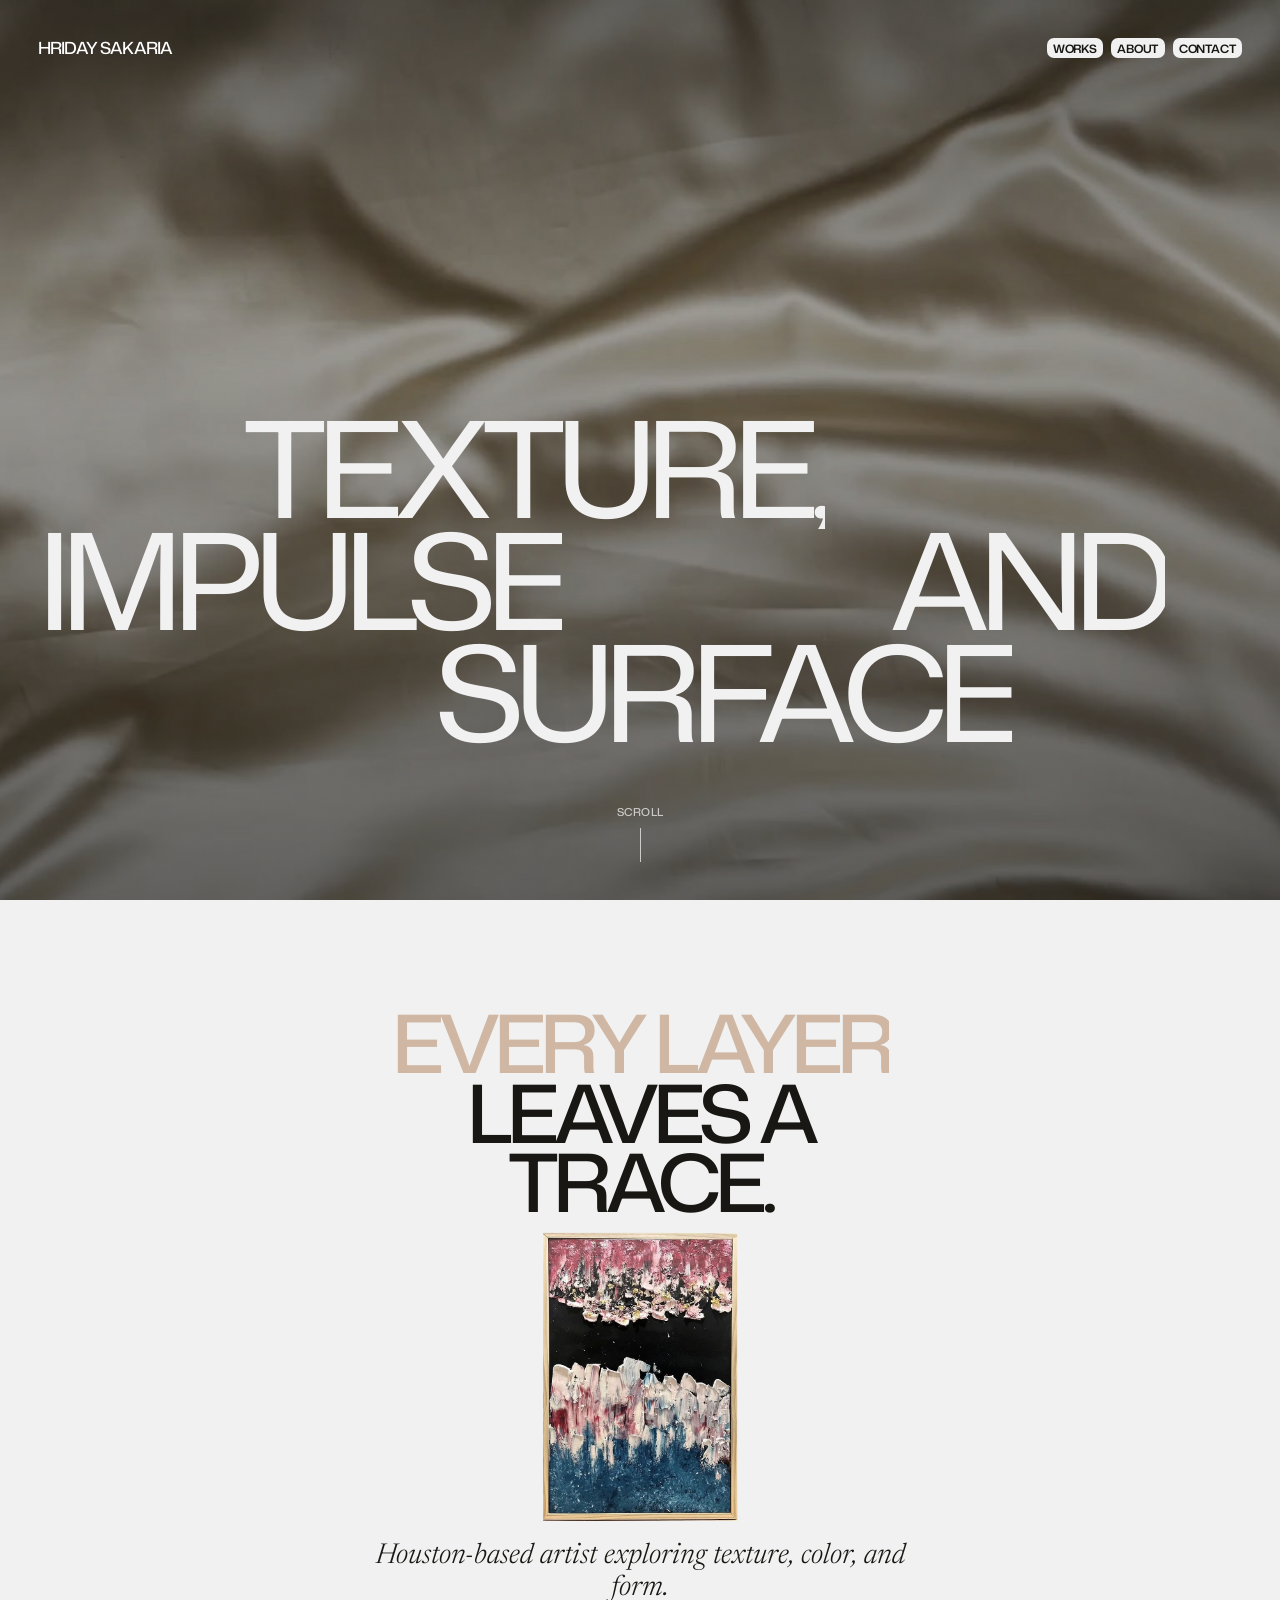
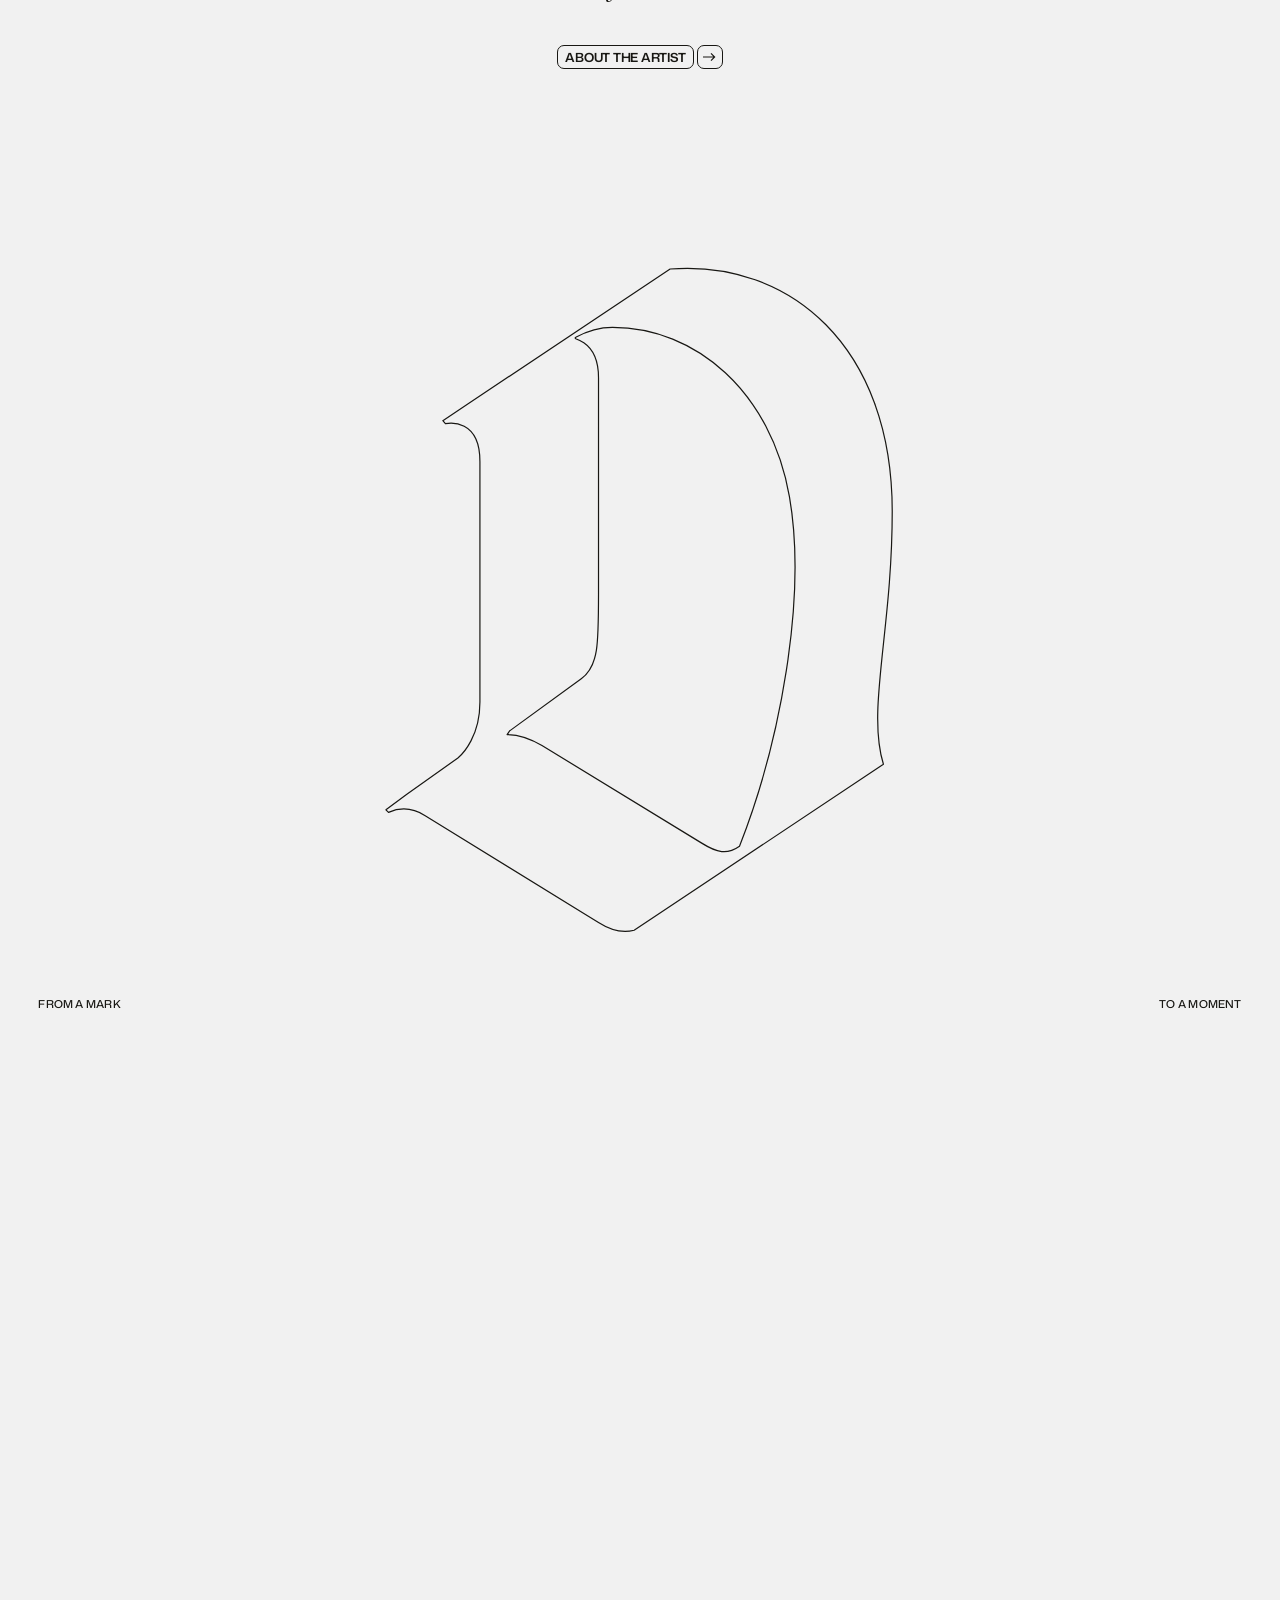
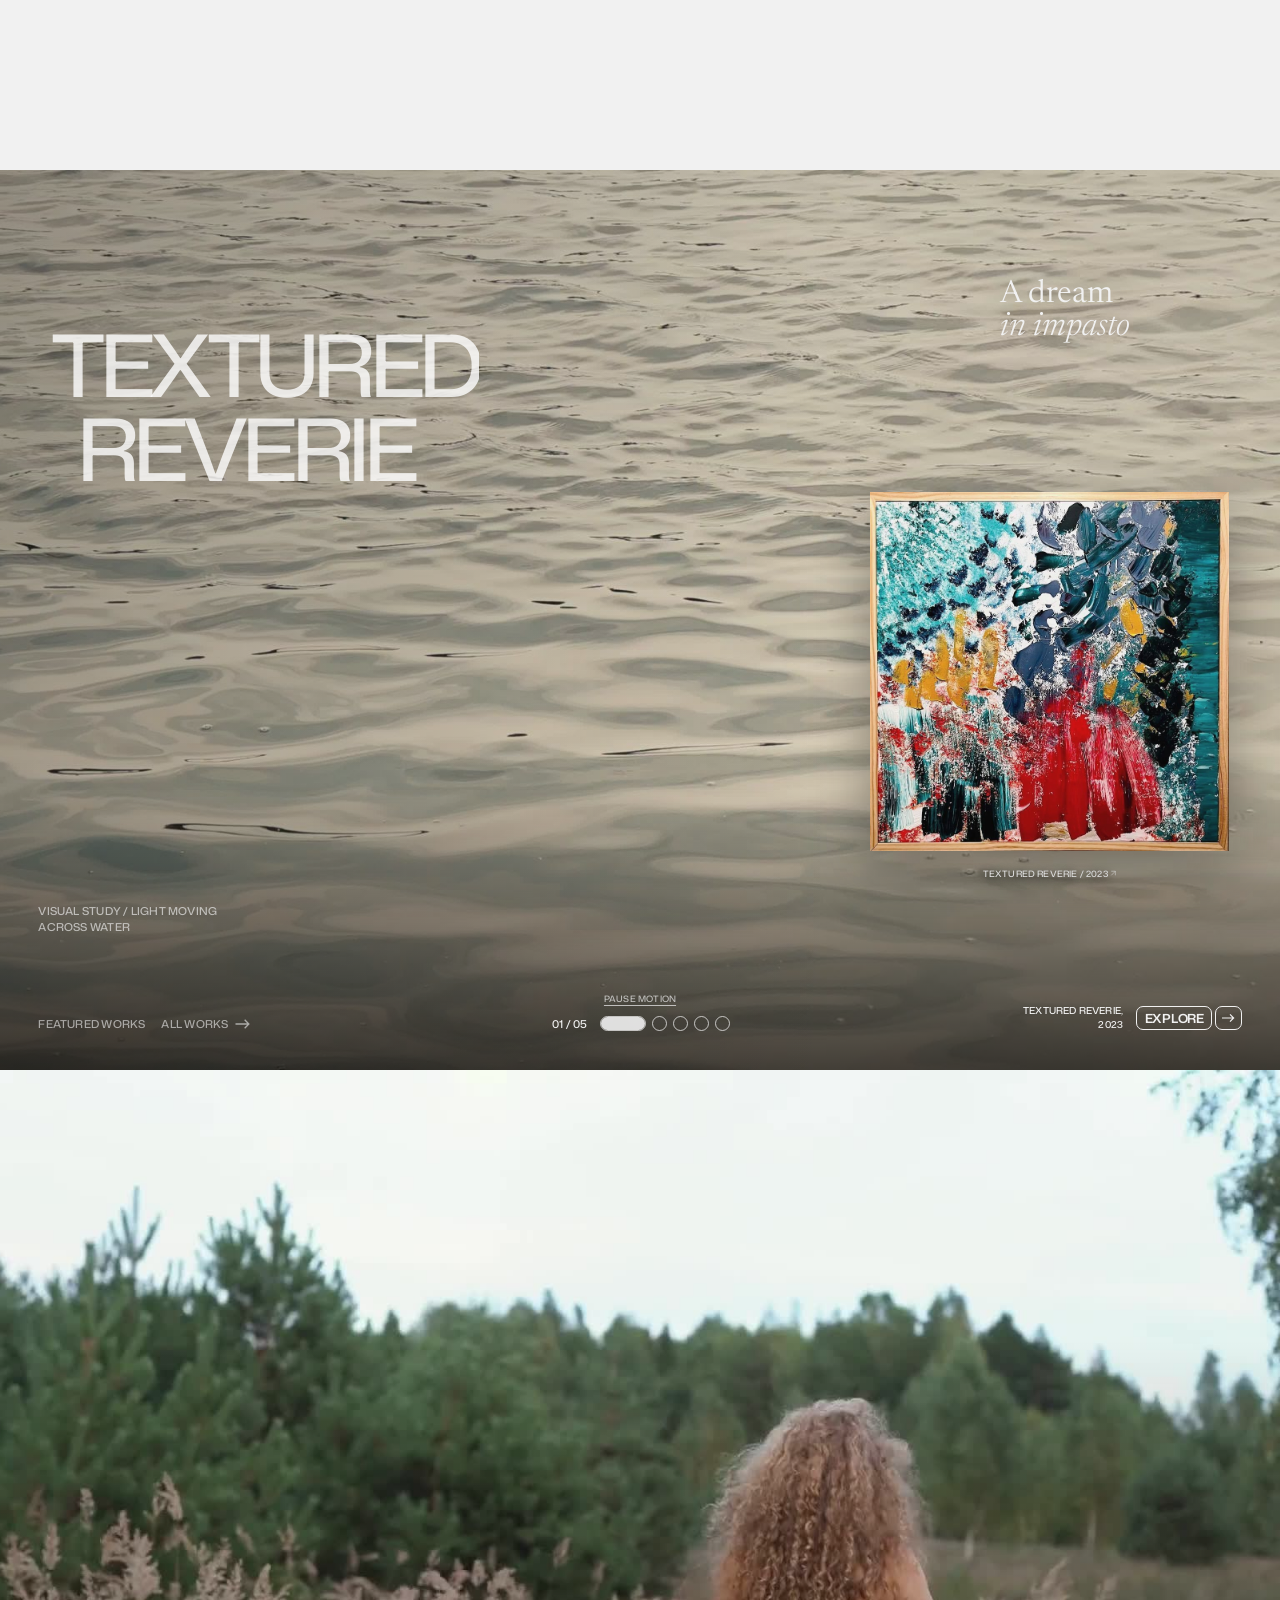
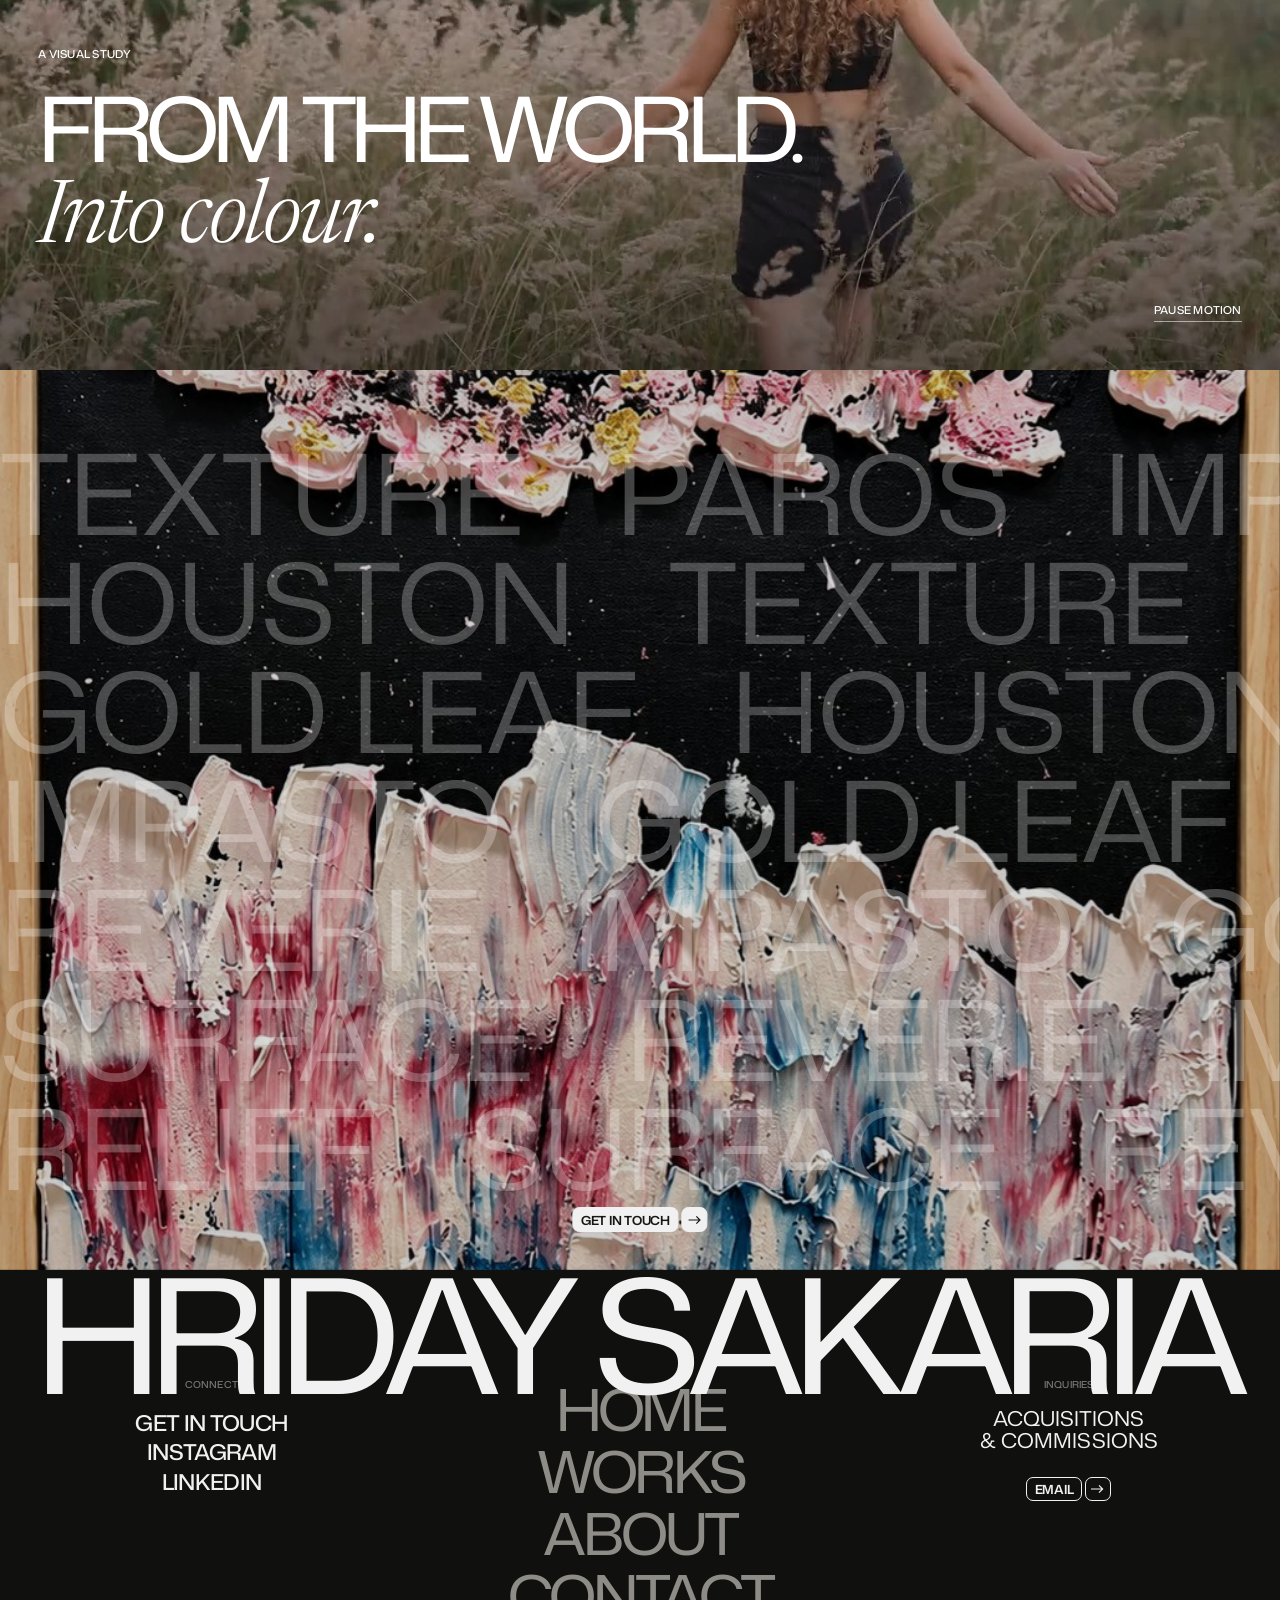
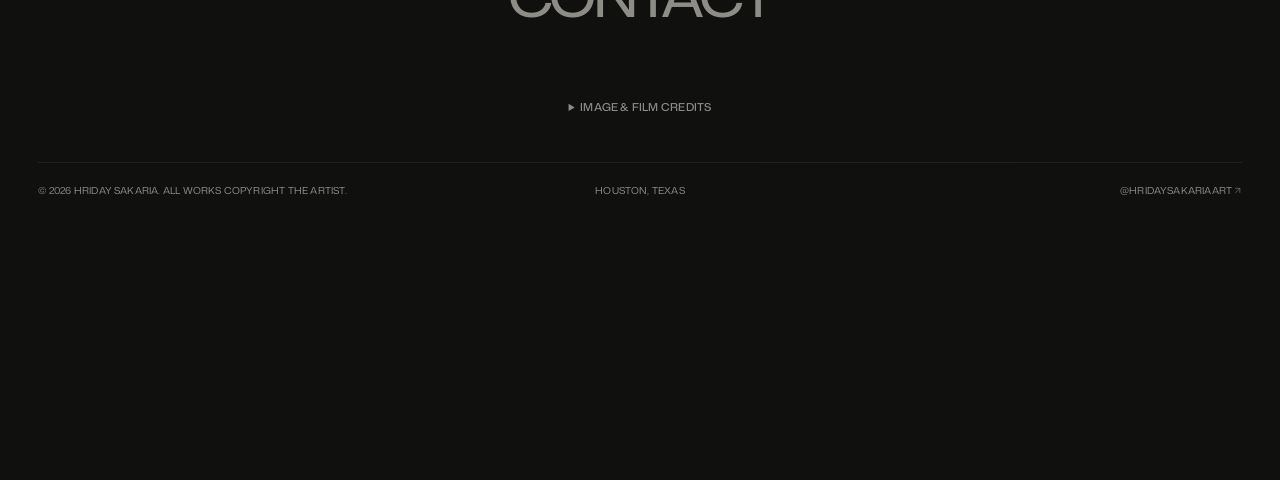
<file: index.html>
<!DOCTYPE html>
<html lang="en">
<head>
<meta charset="UTF-8">
<meta name="viewport" content="width=device-width, initial-scale=1.0">
<title>Hriday Sakaria | Artist</title>
<meta name="description" content="Hriday Sakaria is a Houston-based artist working across painting, collage, and installation. Contemplative abstractions built from texture, impulse, and surface.">
<link rel="icon" type="image/svg+xml" href="assets/d-transparent-v3.svg">
<link rel="shortcut icon" href="favicon.ico?v=3">
<link rel="alternate icon" type="image/png" href="assets/d-transparent-v3.png">
<style>@font-face{font-family:"Mona Sans";font-weight:200 900;font-style:normal;font-display:swap;src:url([data-uri]) format("woff2")}@font-face{font-family:"Newsreader";font-weight:400;font-style:italic;font-display:swap;src:url([data-uri]) format("woff2")}@font-face{font-family:"Newsreader";font-weight:400;font-style:normal;font-display:swap;src:url([data-uri]) format("woff2")}</style>
<style>
:root{
  --ink:#181713;--ink2:#0f0e0c;--paper:#f1f1f1;--grey:#d9d9d9;--mute:#8d8a84;
  --accent:#e995a3;
  --sans:"Mona Sans","Inter Tight","Helvetica Neue",Arial,sans-serif;--serif:"Newsreader",Georgia,serif;
  --ease:cubic-bezier(.77,0,.18,1);--out:cubic-bezier(.16,1,.3,1);
  --pad:clamp(1rem,3vw,2.5rem);
}
*,*::before,*::after{margin:0;padding:0;box-sizing:border-box}
html{-webkit-text-size-adjust:100%}
body{background:var(--paper);color:var(--ink);font-family:var(--sans);font-size:14px;line-height:1.45;overflow-x:hidden;-webkit-font-smoothing:antialiased}
img{display:block;max-width:100%}
a{color:inherit;text-decoration:none}
button{font:inherit;color:inherit;background:none;border:0;cursor:pointer;text-transform:inherit;letter-spacing:inherit;line-height:inherit;text-align:inherit}
:focus-visible{outline:2px solid var(--accent);outline-offset:3px}
.lock{overflow:hidden}

/* type primitives */
.disp{font-family:var(--sans);font-weight:440;text-transform:uppercase;letter-spacing:-.075em;line-height:.84}
.lbl{font-size:.68rem;font-weight:500;letter-spacing:.02em;text-transform:uppercase}
.serif{font-family:var(--serif);font-weight:400;letter-spacing:-.025em}
.it{font-family:var(--serif);font-style:italic;letter-spacing:-.025em}
html.lenis,html.lenis body{height:auto}.lenis.lenis-stopped{overflow:clip}
.ml{display:block;overflow:hidden;padding-bottom:.04em;margin-bottom:-.04em}
.ml>span{display:inline-block;transform:translateY(105%);transition:transform 1.1s var(--out)}
.in .ml>span,.ml.in>span{transform:none}

/* pill buttons (label box + arrow box) */
.pill{display:inline-flex;gap:3px;align-items:stretch;font-size:.78rem;font-weight:600;text-transform:uppercase;letter-spacing:-.02em;line-height:1;cursor:pointer}
.pill>span{border:1.5px solid currentColor;border-radius:7px;padding:.42em .6em .36em;transition:background .25s,color .25s}
.pill>span.ar{padding:.42em .45em .36em;display:inline-flex;align-items:center}
.pill svg{width:1.05em;height:.8em;transition:transform .35s var(--out)}
.pill:hover>span{background:currentColor}
.pill:hover>span>*,.pill:hover>span{color:var(--pill-bg,var(--paper))}
.pill:hover svg{transform:translateX(2px)}
.dark .pill{--pill-bg:var(--ink)}

/* custom cursor */
#cur{position:fixed;left:0;top:0;width:10px;height:10px;margin:-5px 0 0 -5px;border-radius:50%;background:#fff;mix-blend-mode:difference;pointer-events:none;z-index:9999;transition:width .35s var(--out),height .35s var(--out),margin .35s var(--out);display:flex;align-items:center;justify-content:center}
#cur b{font-size:.62rem;font-weight:600;letter-spacing:.02em;color:#000;opacity:0;transition:opacity .2s}
#cur.view{width:76px;height:76px;margin:-38px 0 0 -38px}
#cur.view b{opacity:1}
#cur.link{width:34px;height:34px;margin:-17px 0 0 -17px}
@media (hover:none),(pointer:coarse){#cur{display:none}}

/* intro */
#intro{position:fixed;inset:0;background:var(--ink);z-index:1000;display:flex;align-items:center;justify-content:center;color:var(--paper);transition:transform 1s var(--ease)}
#intro .word{display:flex;gap:.02em;font-size:clamp(5rem,26vw,22rem)}
#intro .ml>span{transition-duration:.9s}
#intro .ml:nth-child(2)>span{transition-delay:.08s}
#intro .ml:nth-child(3)>span{transition-delay:.16s}
#intro small{position:absolute;bottom:var(--pad);left:var(--pad);right:var(--pad);display:flex;justify-content:space-between;opacity:.55}
#intro.go{transform:translateY(-100%)}

/* nav */
.nav{position:fixed;top:0;left:0;right:0;z-index:300;display:flex;justify-content:space-between;align-items:center;padding:var(--pad);--nf:#f1f1f1;--nb:#181713;color:var(--nf);transition:color .35s;pointer-events:none}
.nav.lt{--nf:#181713;--nb:#f1f1f1}
.nav>*{pointer-events:auto}
.brand{font-weight:600;font-size:.95rem;letter-spacing:-.04em;text-transform:uppercase;line-height:1}
.brand i{font-family:var(--serif);font-weight:400;text-transform:none;letter-spacing:0;font-size:1.1em;margin-left:.15em}
.navp{display:flex;gap:.5rem}
.navp a{font-size:.72rem;font-weight:600;letter-spacing:-.02em;text-transform:uppercase;background:var(--nf);color:var(--nb);border-radius:7px;padding:.38em .55em .32em;line-height:1;transition:background .25s,color .25s,box-shadow .25s}
.navp a:hover{background:transparent;color:var(--nf);box-shadow:inset 0 0 0 1.5px var(--nf)}

/* hero */
.after{position:relative;z-index:1;background:var(--paper)}
.hero::after{content:"";position:absolute;inset:0;background:var(--ink2);opacity:calc(var(--hp,0)*.75);pointer-events:none}
.hwords{will-change:transform}
.hero{position:sticky;top:0;height:100vh;height:100svh;min-height:560px;background:var(--ink);color:var(--paper);overflow:hidden}
.hbg,.hbg img{position:absolute;inset:0}
.hbg img{width:100%;height:100%;object-fit:cover;opacity:0;transform:scale(1.12);transition:opacity 1.8s ease,transform 8s linear}
.hbg img.on{opacity:1;transform:scale(1)}
.hshade{position:absolute;inset:0;background:linear-gradient(180deg,rgba(24,23,19,.7) 0%,rgba(24,23,19,.25) 38%,rgba(24,23,19,.55) 70%,rgba(15,14,12,.95) 100%)}
.hwords{position:absolute;left:0;right:0;bottom:17vh;padding:0 var(--pad);font-size:clamp(3.2rem,10.4vw,12rem)}
.hrow{display:flex;gap:.25em}
.hrow:nth-child(1){padding-left:16vw}
.hrow:nth-child(2){justify-content:space-between;padding-right:6vw}
.hrow:nth-child(3){padding-left:31vw}
.hero .ml>span.hw{color:rgba(241,241,241,.2);transition:transform 1.2s var(--out) var(--d,0s),color 1.8s ease calc(var(--d,0s) + .6s)}
.ready .hero .ml>span.hw{color:var(--paper)}
.ready .hero .ml>span.hw.dim{color:rgba(241,241,241,.5)}
.hbit{position:absolute;z-index:1;font-weight:600;font-size:clamp(1rem,1.5vw,1.5rem);text-transform:uppercase;letter-spacing:-.04em;opacity:0;transition:opacity 1.6s ease 1.4s,transform 2.4s var(--out) 1.2s}
.hbit.a{left:30vw;top:23vh;transform:translateX(6vw)}.hbit.b{left:66vw;top:34vh;transform:translateX(-6vw)}
.ready .hbit{opacity:1;transform:none}
.hfoot{position:absolute;left:var(--pad);right:var(--pad);bottom:var(--pad);display:grid;grid-template-columns:1fr auto 1fr;align-items:end;gap:1rem}
.hfoot .it{font-size:1.25rem;line-height:1.05;opacity:.9}
.hfoot .mid{display:flex;flex-direction:column;align-items:center;gap:.5rem;opacity:.75}
.hfoot .mid i{display:block;width:1px;height:34px;background:currentColor;transform-origin:top;animation:drip 2.2s var(--ease) infinite}
.hfoot .r{text-align:right;opacity:.75}
@keyframes drip{0%{transform:scaleY(0)}50%{transform:scaleY(1);transform-origin:top}50.01%{transform-origin:bottom}100%{transform:scaleY(0);transform-origin:bottom}}

/* statement */
.stmt{padding:24vh var(--pad) 10vh;text-align:center;display:flex;flex-direction:column;align-items:center}
.stmt h2{font-size:clamp(3rem,9.2vw,10rem)}
.stmt h2 .ml:nth-child(1){color:var(--accent)}
.stmt h2 .ml:nth-child(2)>span{transition-delay:.08s}
.stmt h2 .ml:nth-child(3)>span{transition-delay:.16s}
.stmt figure{width:min(380px,64vw);aspect-ratio:4/3;overflow:hidden;margin:-.6rem 0 2.2rem;position:relative;z-index:-1;clip-path:inset(50% 50% 50% 50%);transition:clip-path 1.4s var(--ease) .25s}
.stmt.in figure{clip-path:inset(0 0 0 0)}
.stmt figure img{position:absolute;inset:0;opacity:0;width:100%;height:100%;object-fit:cover;transform:scale(1.25);transition:transform 2.2s var(--out) .25s}
.stmt.in figure img{transform:scale(1)}
.stmt figure img.on{opacity:1}
.stmt p{font-family:var(--serif);font-style:italic;font-size:clamp(1.25rem,2.1vw,1.85rem);line-height:1.18;max-width:31ch;margin-bottom:2.4rem}
.fade{opacity:0;transform:translateY(18px);transition:opacity 1s ease,transform 1.2s var(--out)}
.in .fade,.fade.in{opacity:1;transform:none}

/* monogram outline, drawn on scroll */
.mono{height:128vh;display:flex;align-items:center;justify-content:center;padding:0 var(--pad);overflow:hidden}
.mono svg{height:min(86vh,92vw);width:auto;max-width:100%;overflow:visible}
.mono path{fill:none;stroke:var(--ink);stroke-width:1.5;vector-effect:non-scaling-stroke;stroke-linecap:round;stroke-linejoin:round;stroke-dasharray:1;stroke-dashoffset:1}

/* featured carousel */
.feat{position:relative;height:100vh;height:100svh;min-height:600px;background:var(--ink);color:var(--paper);overflow:hidden}
.slide{position:absolute;inset:0;visibility:hidden;clip-path:inset(0 0 0 100%)}
.feat.rev .slide{clip-path:inset(0 100% 0 0)}
.slide.prev,.feat.rev .slide.prev{visibility:visible;clip-path:inset(0 0 0 0);z-index:1}
.slide.on,.feat.rev .slide.on{visibility:visible;z-index:2;clip-path:inset(0 0 0 0);transition:clip-path 1.25s var(--ease)}
.slide>img{position:absolute;inset:0;width:100%;height:100%;object-fit:cover;transform:translateX(14%) scale(1.16)}
.feat.rev .slide>img{transform:translateX(-14%) scale(1.16)}
.slide.on>img,.slide.prev>img,.feat.rev .slide.on>img,.feat.rev .slide.prev>img{transform:scale(1.03)}
.slide.on>img{transition:transform 1.9s var(--out)}
.slide.prev .ch{transform:none}.slide.prev .ftag{opacity:1;transform:none}
.slide::after{content:"";position:absolute;inset:0;background:linear-gradient(180deg,rgba(15,14,12,.55),rgba(15,14,12,.12) 45%,rgba(15,14,12,.78))}
.ftitle{position:absolute;z-index:2;left:var(--pad);top:15vh;font-weight:300;text-transform:uppercase;font-size:clamp(2.2rem,7.4vw,8.8rem);letter-spacing:.2em;line-height:1.02}
.ftitle .acc{color:var(--fa)}
.ftitle .ml>span{transition:none;transform:none}
.ch{display:inline-block;transform:translateY(112%) rotate(7deg);transform-origin:0 100%;transition:transform 1.25s var(--out);transition-delay:calc(var(--i)*32ms + .35s)}
.slide.on .ch{transform:none}
.ftag{position:absolute;z-index:2;right:calc(var(--pad) + 5vw);top:56vh;font-family:var(--serif);font-size:clamp(1.7rem,3.3vw,3.4rem);line-height:.98;text-align:left;opacity:0;transform:translateY(16px);transition:opacity 1s ease .6s,transform 1.2s var(--out) .6s}
.ftag em{display:block;padding-left:.9em;color:var(--fa,var(--accent))}
.slide.on .ftag{opacity:1;transform:none}
.fbar{position:absolute;z-index:5;left:var(--pad);right:var(--pad);bottom:var(--pad);display:grid;grid-template-columns:1fr auto 1fr;align-items:end;gap:1rem}
.fbar .l{display:flex;gap:1.6rem;align-items:center}
.fbar .l .lbl{opacity:.6}
.fbar .l a{display:inline-flex;gap:.4rem;align-items:center}
.fbar .r{display:flex;justify-content:flex-end;align-items:center;gap:1.2rem;text-align:right}
.fcount{display:flex;align-items:center;gap:.8rem}
.fcount .n{font-variant-numeric:tabular-nums;min-width:3.6em;text-align:center}
.segs{display:flex;gap:6px;align-items:center}
.segs button{position:relative;width:15px;height:15px;border:1.5px solid rgba(241,241,241,.75);border-radius:9px;overflow:hidden;transition:width .6s var(--out)}
.segs button.on{width:46px}
.segs button i{position:absolute;inset:0;background:rgba(241,241,241,.9);transform:scaleX(0);transform-origin:0 50%}
.segs button.on i{animation:seg var(--dur,6s) linear forwards}
.feat.paused .segs button.on i{animation-play-state:paused}
@keyframes seg{to{transform:scaleX(1)}}
.fnav{position:absolute;z-index:4;top:0;bottom:0;width:22%}
.fnav.p{left:0}.fnav.n{right:0}

/* work index */
.works{position:relative;background:var(--paper)}
.wbar{position:fixed;left:0;right:0;bottom:0;height:3.6rem;z-index:250;display:flex;justify-content:space-between;align-items:center;padding:0 var(--pad);opacity:0;visibility:hidden;transform:translateY(8px);transition:opacity .4s,transform .5s var(--out),visibility 0s .4s;background:linear-gradient(rgba(241,241,241,0),rgba(241,241,241,.94) 55%)}
.wbar.show{opacity:1;visibility:visible;transform:none;transition:opacity .4s,transform .5s var(--out)}
.tog{display:flex;gap:1.2rem}
.tog button{display:flex;align-items:center;gap:.45rem;color:#b5b2ac;transition:color .2s}
.tog button.on{color:var(--ink)}
.tog svg{width:13px;height:11px}
.wcount{display:flex;gap:1rem;align-items:center}
.wcount .lbl{color:var(--mute)}
.wstage{position:sticky;top:0;height:100vh;height:100svh;overflow:hidden;background:var(--paper)}
.works.list{height:calc(100vh + 5 * 40vh)}
.works.grid .wstage{display:none}
.wlist{list-style:none;position:absolute;inset:0;display:flex;flex-direction:column;justify-content:center;padding:0 var(--pad);font-size:clamp(2.2rem,5.15vw,6.6rem)}
.witem{position:relative;z-index:1;line-height:1.02}
.witem button{display:flex;align-items:baseline;gap:.25em;text-align:left;color:var(--grey);transition:color .45s ease;white-space:nowrap}
.witem .wn{font-size:.17em;letter-spacing:0;font-weight:400;transform:translateY(-.2em);min-width:2.2em;text-align:right}
.witem .wt{font-size:1em}
.witem.on button{color:var(--ink)}
.wl2{z-index:3;pointer-events:none;transition:clip-path .8s var(--ease)}
.wl2 .witem{visibility:hidden}.wl2 .witem.on{visibility:visible}
.wl2 .witem.on button{color:var(--wa,var(--accent))}
.wtag{position:absolute;z-index:3;pointer-events:none;font-family:var(--serif);font-size:clamp(1.2rem,2.1vw,2.1rem);line-height:.98;color:#fff;text-shadow:0 1px 18px rgba(0,0,0,.35);transition:left .8s var(--ease),top .8s var(--ease),opacity .3s}
.wtag em{display:block;padding-left:.8em}
.witem:nth-child(1){margin-left:7vw}
.witem:nth-child(2){margin-left:0}
.witem:nth-child(3){margin-left:15vw}
.witem:nth-child(4){margin-left:21vw}
.witem:nth-child(5){margin-left:11vw}
.wfloat{position:absolute;z-index:2;inset:0;pointer-events:none}
.wfloat img{position:absolute;object-fit:cover;clip-path:inset(100% 0 0 0);transition:clip-path .9s var(--ease)}
.wfloat img.on{clip-path:inset(0 0 0 0);z-index:2}
.wfloat img.out{clip-path:inset(0 0 100% 0);z-index:1}
.wcap{position:absolute;z-index:3;transition:left .8s var(--ease),top .8s var(--ease),width .8s var(--ease);display:flex;justify-content:space-between;gap:1rem;font-size:.72rem;text-transform:uppercase;font-weight:500;color:var(--ink)}
.wcap span:last-child{color:var(--mute)}
.whead{padding:16vh var(--pad) 6vh;display:none;align-items:end;justify-content:space-between;gap:2rem}
.works.grid .whead{display:flex}
.whead h2{font-size:clamp(3rem,12vw,13rem)}
.whead p{max-width:22ch;font-size:1.35rem;line-height:1.1}
.wgrid{display:none;grid-template-columns:repeat(3,1fr);gap:5vw 3vw;padding:0 var(--pad) 18vh;align-items:start}
.works.grid .wgrid{display:grid}
.card{text-align:left;display:block;width:100%}
.card:nth-child(3n+2){margin-top:14vh}
.card:nth-child(3n){margin-top:5vh}
.card .ci{overflow:hidden;background:#e4e2de;clip-path:inset(0 0 100% 0);transition:clip-path 1.3s var(--ease)}
.card.in .ci{clip-path:inset(0 0 0 0)}
.card img{transform:scale(1.15)}.card.in img{transform:scale(1)}
.card img{width:100%;height:auto;transition:transform 1.2s var(--out)}
.card:hover img{transform:scale(1.045)}
.card .cm{display:grid;grid-template-columns:auto 1fr auto;gap:.8rem;align-items:baseline;padding-top:.8rem}
.card .cm .disp{font-size:1.5rem;letter-spacing:-.05em;line-height:.95}
.card .cm .lbl{color:var(--mute)}

/* about */
.about{background:var(--ink);color:var(--paper);padding:20vh var(--pad) 0}
.agrid{display:grid;grid-template-columns:1.15fr .85fr;gap:6vw;align-items:start}
.about h2{font-size:clamp(3.4rem,11.5vw,13rem)}
.about .aka{font-family:var(--serif);font-style:italic;font-size:clamp(1.6rem,3vw,3rem);color:var(--accent);margin:1.2rem 0 3.5rem 12vw;line-height:1}
.atext{display:grid;grid-template-columns:auto 1fr;gap:1.2rem 2.2rem;max-width:760px;margin-left:12vw}
.atext .lbl{opacity:.5;padding-top:.5rem}
.atext p{font-family:var(--serif);font-size:clamp(1.3rem,1.85vw,1.7rem);line-height:1.28;color:#d8d4cc}
.atext p+p{grid-column:2}
.aimg{position:relative;overflow:hidden;margin-top:18vh;aspect-ratio:3/4;clip-path:inset(100% 0 0 0);transition:clip-path 1.5s var(--ease),opacity 1s ease,transform 1.2s var(--out)}
.aimg.in{clip-path:inset(0 0 0 0)}
.aimg img{position:absolute;left:0;top:-10%;width:100%;height:120%;object-fit:cover;will-change:transform}
.aimg figcaption{position:absolute;left:.8rem;bottom:.7rem;font-size:.68rem;text-transform:uppercase;font-weight:500;color:#fff;mix-blend-mode:difference}
.facts{display:grid;grid-template-columns:repeat(4,1fr);margin-top:18vh;border-top:1px solid rgba(241,241,241,.16)}
.fact{padding:1.6rem 1.4rem 3.4rem 0}
.fact+.fact{padding-left:1.4rem;border-left:1px solid rgba(241,241,241,.16)}
.fact .lbl{opacity:.5;margin-bottom:.9rem;display:block}
.fact .disp{font-size:clamp(2rem,3.6vw,3.6rem);letter-spacing:-.06em}
.fact .serif{font-size:clamp(1.3rem,1.8vw,1.7rem);line-height:1.1}

/* word wall */
.wall{position:relative;height:100vh;height:100svh;min-height:560px;overflow:hidden;background:var(--ink);color:#fff;display:flex;flex-direction:column;justify-content:center}
.wall>img{position:absolute;inset:-6% 0;width:100%;height:112%;object-fit:cover;filter:saturate(1.08);will-change:transform}
.wall::before{content:"";position:absolute;inset:0;background:linear-gradient(rgba(15,14,12,.35),rgba(15,14,12,.2) 50%,rgba(15,14,12,.45));z-index:1}
.mrow{position:relative;z-index:2;display:flex;white-space:nowrap;font-size:clamp(2.8rem,8.6vw,9.6rem);line-height:.92;font-weight:400}
.mrow .trk{display:flex;flex-shrink:0;animation:mq var(--s,40s) linear infinite;animation-direction:var(--dir,normal)}
.mrow span{padding-right:.85em}
.wall:hover .trk{animation-play-state:paused}
@keyframes mq{to{transform:translateX(-100%)}}
.wallcta{position:absolute;z-index:3;left:50%;bottom:var(--pad);transform:translateX(-50%)}
.wallcta>span{background:var(--paper);color:var(--ink);border-color:var(--paper)}
.wallcta:hover>span{background:transparent;color:var(--paper)}

/* footer */
.foot{background:var(--ink2);color:var(--paper);padding:16vh var(--pad) 0;overflow:hidden;position:relative}
.fcols{display:grid;grid-template-columns:1fr 1.2fr 1fr;gap:2rem;align-items:start;text-align:center}
.fcols .lbl.k{opacity:.45;display:block;margin-bottom:1rem;font-size:.6rem}
.fcols .links a{display:block;font-size:1rem;font-weight:500;text-transform:uppercase;letter-spacing:-.03em;line-height:1.25;transition:opacity .2s}
.fcols .links a:hover{opacity:.5}
.fbig a{display:block;font-size:clamp(2.2rem,4.2vw,4.4rem);color:#7b7872;transition:color .3s}
.fbig a:hover{color:var(--paper)}
.fcols .inq{font-size:1rem;font-weight:500;text-transform:uppercase;letter-spacing:-.03em;margin-bottom:.9rem}
.legal{display:flex;justify-content:space-between;gap:1rem;margin-top:14vh;font-size:.6rem;text-transform:uppercase;opacity:.45;letter-spacing:.02em}
.foot::before{content:"D";position:absolute;left:50%;top:44%;transform:translate(-50%,-50%);font-family:var(--serif);font-style:italic;font-size:min(120vh,95vw);line-height:1;color:rgba(241,241,241,.035);pointer-events:none}
.fcols,.legal{position:relative}
.mega{position:relative;font-size:19vw;white-space:nowrap;line-height:.74;height:.6em;overflow:hidden;margin:7vh calc(var(--pad)*-1) 0;letter-spacing:-.075em;color:var(--paper)}
.mega>span{position:absolute;top:0;transform:translateY(40%);transition:transform 1.5s var(--out)}
.mega>span.l{right:70vw}.mega>span.r{left:68vw;transition-delay:.1s}
.mega.in>span{transform:none}
.fw{position:absolute;left:50%;top:50%;transform:translate(-50%,-50%);width:32vw;list-style:none;text-align:center;white-space:normal;font-size:clamp(.62rem,1.22vw,1.25rem);line-height:1.08;letter-spacing:-.04em;font-weight:500}
.fw li{display:inline}
.fw button{color:#8d8a84;transition:color .25s;white-space:nowrap;margin:0 .25em}
.fw button:hover{color:var(--paper)}
.fw sup{font-size:.5em;letter-spacing:0;margin-right:.3em;opacity:.7}

/* detail overlay */
.det{position:fixed;inset:0;z-index:500;background:var(--ink);color:var(--paper);display:grid;grid-template-columns:58fr 42fr;clip-path:inset(100% 0 0 0);transition:clip-path .9s var(--ease);visibility:hidden}
.det.open{clip-path:inset(0 0 0 0);visibility:visible}
.det.closing{clip-path:inset(0 0 100% 0);visibility:visible}
.dart{position:relative;background:var(--ink2);display:flex;align-items:center;justify-content:center;padding:7rem 4vw 5rem;overflow:hidden}
.dart img{max-width:100%;max-height:100%;width:auto;height:auto;object-fit:contain;box-shadow:0 30px 80px rgba(0,0,0,.45);opacity:0;transform:translateY(24px) scale(.98);transition:opacity .8s ease .35s,transform 1.1s var(--out) .35s}
.det.open .dart img.ld{opacity:1;transform:none}
.dart .glow{position:absolute;inset:-20%;filter:blur(90px) saturate(1.3);opacity:.35;background-size:cover;background-position:center}
.dinfo{overflow-y:auto;padding:7rem var(--pad) 3rem 3.2vw;display:flex;flex-direction:column}
.dnum{font-size:.72rem;font-weight:500;opacity:.55;margin-bottom:1.6rem;display:flex;justify-content:space-between}
.dinfo h2{font-size:clamp(2.6rem,5.2vw,6rem);margin-bottom:1.3rem}
.dtag{font-family:var(--serif);font-size:clamp(1.5rem,2.4vw,2.4rem);line-height:1;margin-bottom:2.4rem}
.dtag em{color:var(--da,var(--accent))}
.dmeta{display:grid;grid-template-columns:1fr 1fr;border-top:1px solid rgba(241,241,241,.16);border-bottom:1px solid rgba(241,241,241,.16);margin-bottom:2rem}
.dmeta div{padding:1rem 0}
.dmeta div+div{padding-left:1.2rem;border-left:1px solid rgba(241,241,241,.16)}
.dmeta .lbl{opacity:.5;display:block;margin-bottom:.35rem}
.dmeta b{font-weight:500;font-size:1rem}
.ddesc{font-family:var(--serif);font-size:clamp(1.15rem,1.45vw,1.4rem);line-height:1.38;color:#d8d4cc;max-width:40ch}
.dbtns{margin-top:auto;padding-top:2.6rem;display:flex;gap:1rem;flex-wrap:wrap;align-items:center;--pill-bg:var(--ink)}
.dbtns .sp{flex:1}
.dclose{position:absolute;z-index:3;top:var(--pad);right:var(--pad);--pill-bg:var(--ink)}
.det .stagger{opacity:0;transform:translateY(20px);transition:opacity .7s ease,transform 1s var(--out)}
.det.open .stagger{opacity:1;transform:none}
.det.open .stagger:nth-child(2){transition-delay:.45s}.det.open .stagger:nth-child(3){transition-delay:.5s}.det.open .stagger:nth-child(4){transition-delay:.55s}.det.open .stagger:nth-child(5){transition-delay:.6s}.det.open .stagger:nth-child(6){transition-delay:.65s}.det.open .stagger:nth-child(7){transition-delay:.7s}
.det.swap .stagger,.det.swap .dart img{opacity:0;transition-duration:.2s;transition-delay:0s}

/* responsive */
@media (max-width:900px){
  .hwords{bottom:20vh;font-size:13.4vw}
  .stmt{padding-top:18vh}
  .stmt figure{margin-top:.8rem}
  .mono{height:86vh}
  .hrow{flex-wrap:wrap}
  .hrow:nth-child(1){padding-left:8vw}
  .hrow:nth-child(2){padding-right:0}
  .hrow:nth-child(3){padding-left:18vw}
  .hfoot{grid-template-columns:1fr 1fr}
  .hfoot .mid{display:none}
  .ftitle{top:13vh;letter-spacing:.14em}
  .ftag{top:auto;bottom:20vh;left:var(--pad);right:auto}
  .fbar{grid-template-columns:1fr auto;row-gap:1.2rem}
  .fbar .l{grid-column:1/-1;order:3}
  .fbar .r .lbl{display:none}
  .works.list{height:auto}
  .works .wstage{display:none}
  .works .whead{display:flex;flex-direction:column;align-items:flex-start}
  .works .wgrid{display:grid;grid-template-columns:1fr 1fr}
  .card:nth-child(n){margin-top:0}
  .card:nth-child(2n){margin-top:10vh}
  .wbar{display:none}
  .agrid{grid-template-columns:1fr}
  .about .aka,.atext{margin-left:0}
  .aimg{margin-top:4vh;aspect-ratio:4/5}
  .facts{grid-template-columns:1fr 1fr}
  .fact:nth-child(3){padding-left:0;border-left:0}
  .fact:nth-child(n+3){border-top:1px solid rgba(241,241,241,.16)}
  .det{grid-template-columns:1fr;grid-template-rows:auto 1fr;overflow-y:auto}
  .dart{height:58vh;padding:5rem 1.5rem 2rem}
  .dclose{position:fixed}
  .fw{display:none}
  .mega>span.l{right:62vw}.mega>span.r{left:62vw}
  .ftag{top:auto}
  .dinfo{overflow:visible;padding:2rem var(--pad) 3rem}
  .fcols{grid-template-columns:1fr;gap:3.5rem}
  .fcols>div:nth-child(2){order:-1}
}
@media (max-width:560px){
  body{font-size:13px}
  .navp{gap:.3rem}
  .navp a{font-size:.64rem}
  .brand{font-size:.8rem}
  .works .wgrid{grid-template-columns:1fr}
  .card:nth-child(2n){margin-top:0}
  .atext{grid-template-columns:1fr}
  .atext p+p{grid-column:1}
  .fcount .segs{display:none}
  .legal{flex-direction:column}
}
@media (prefers-reduced-motion:reduce){
  *,*::before,*::after{animation-duration:.01ms!important;animation-iteration-count:1!important;transition-duration:.01ms!important;transition-delay:0s!important}
  #intro{display:none}
}
</style>
<style>
/* Dedicated Works view; homepage presentation remains unchanged. */
body:not(.works-page) #works{display:none}
.works-page .hero,.works-page .stmt,.works-page .mono,.works-page #featured,
.works-page #about,.works-page #contact{display:none}
.works-page .nav{--nf:#181713;--nb:#f1f1f1}
.works-page .navp a[href="#works"]{background:transparent;color:var(--nf);box-shadow:inset 0 0 0 1.5px var(--nf)}
.works-page #works{display:block}
.works-page .wbar{opacity:1;visibility:visible;transform:none}
.works-page .whead h2{scroll-margin-top:100px}
</style>
<style>
/* Scroll-led monogram-to-photograph transition. */
.mono{height:300vh;padding:0;display:block;overflow:clip;position:relative}
.mono-pin{position:sticky;top:0;height:100vh;height:100svh;display:flex;align-items:center;justify-content:center;overflow:hidden}
.mono svg.mono-art{height:var(--mh,min(86vh,92vw));width:var(--mw,min(95.35vh,102vw));max-width:none;flex-shrink:0;overflow:hidden}
.mono #d-mask-shape{fill:#fff;stroke:none;stroke-dasharray:none;stroke-dashoffset:0}
.mono #d-outline path{stroke-width:1.5}
.mono-note{position:absolute;left:var(--pad);right:var(--pad);bottom:var(--pad);display:flex;justify-content:space-between;opacity:var(--note,1)}
.mono-caption{position:absolute;bottom:7vh;left:var(--pad);color:white;display:flex;flex-direction:column;gap:1rem;opacity:var(--caption,0);text-shadow:0 2px 22px #0008;pointer-events:none}
.mono-caption .it{font-size:clamp(1.8rem,4vw,4rem);max-width:16ch;line-height:1}
.visual-notes{background:var(--paper);padding:12vh var(--pad) 14vh;overflow:hidden}
.visual-top{display:flex;justify-content:space-between;align-items:end;gap:2rem;margin-bottom:6vh}
.visual-top h2{font-size:clamp(2.8rem,7vw,8rem);max-width:10ch}
.visual-top .it{font-size:clamp(1.2rem,2vw,2rem);max-width:22ch}
.visual-strip{display:grid;grid-template-columns:1.2fr .8fr 1fr;gap:2vw;align-items:start}
.visual-tile{width:100%;display:block;text-align:left}
.visual-tile:nth-child(2){margin-top:14vh}.visual-tile:nth-child(3){margin-top:5vh}
.visual-crop{overflow:hidden;aspect-ratio:3/4;background:var(--grey)}
.visual-tile:nth-child(2) .visual-crop{aspect-ratio:1}
.visual-crop img{width:100%;height:100%;object-fit:cover;transform:scale(1.8);transition:transform 1.3s var(--out)}
.visual-tile:hover img{transform:scale(1.2)}
.visual-meta{display:flex;justify-content:space-between;gap:1rem;border-top:1px solid #18171340;margin-top:1rem;padding-top:.65rem}
.works-page .visual-notes{display:none}
@media(max-width:700px){.mono{height:240vh}.visual-top{align-items:start;flex-direction:column}.visual-strip{grid-template-columns:1fr 1fr;gap:1.25rem}.visual-tile:nth-child(2){margin-top:8vh}.visual-tile:nth-child(3){grid-column:1/-1;width:70%;margin:3vh auto 0}.visual-meta{font-size:.55rem}}
@media(prefers-reduced-motion:reduce){.mono{height:100svh}.mono svg.mono-art{width:100%;height:100%}.mono #d-photo{opacity:1}.mono #d-outline,.mono-note{display:none}}
</style><style>
/* Full-bleed project scenes: fragmented display type, living imagery, original art. */
.feat{min-height:720px}
.scene-back,.scene-back>img,.scene-back>video{position:absolute;inset:0;width:100%;height:100%;object-fit:cover}
.scene-back{overflow:hidden;transform:scale(1.08);transition:transform 2s var(--out)}
.slide.on .scene-back{transform:scale(1)}
.scene-fallback{z-index:0;filter:brightness(.7)}
.scene-stock{z-index:1}.scene-video{z-index:2}
.scene::after{background:linear-gradient(90deg,#0004,transparent 65%),linear-gradient(0deg,#000a,transparent 32%,#0002);pointer-events:none}
.scene-title{top:11vh;left:var(--pad);font-weight:480;letter-spacing:-.065em;font-size:clamp(4rem,9vw,11rem);line-height:.84;max-width:68%;color:#fff;mix-blend-mode:screen}
.scene-line{display:block;overflow:hidden;padding:.04em 0;line-height:.89}
.scene-line:nth-child(2){margin-left:5vw}.scene-line:nth-child(3){margin-left:1.8vw}
.scene-title .ch{transition-delay:calc(var(--i)*14ms + .2s);opacity:.8}
.scene-tag{top:14vh;right:var(--pad);font-size:clamp(1.8rem,3.2vw,3.8rem);max-width:7ch;text-shadow:0 2px 30px #0005}
.scene-tag em{padding-left:0;color:inherit}
.scene-painting{position:absolute;right:7vw;top:36vh;width:clamp(180px,23vw,360px);height:42vh;z-index:4;display:flex;flex-direction:column;align-items:center;justify-content:center;opacity:0;transform:translateY(25px) rotate(3deg);transition:transform 1.4s var(--out) .45s,opacity .8s .45s}
.scene.on .scene-painting{opacity:1;transform:translateY(0) rotate(-2deg)}
.scene-painting:hover{transform:translateY(-8px) rotate(0)}
.scene-painting img{width:100%;height:calc(100% - 26px);object-fit:contain;filter:drop-shadow(0 18px 28px #0005)}
.scene-painting>span{margin-top:12px;line-height:1.2;text-align:center;color:white;text-shadow:0 2px 10px #000}
.scene-source{position:absolute;left:var(--pad);bottom:15vh;z-index:3;opacity:.65;max-width:28ch}
.scene-sea .scene-title{font-size:clamp(6rem,15vw,16rem);letter-spacing:.22em;line-height:.8;width:45%}
.scene-sea .scene-line:nth-child(2){margin-left:9vw}.scene-sea .scene-line:nth-child(3){margin-left:2vw}
.scene-snow .scene-title{color:#161612;mix-blend-mode:normal}.scene-snow .scene-tag{color:#161612;text-shadow:none}
.scene-snow .scene-stock{filter:brightness(.9)}
.scene-yellow .scene-stock{filter:saturate(.8) brightness(.75)}
.scene-rose .scene-back{filter:hue-rotate(310deg) saturate(.85)}
.fbar{grid-template-columns:1fr auto 1fr;align-items:end}
.fbar .l{gap:1rem}.fbar .r{gap:.8rem}
.fbar .r>span{max-width:20ch;font-size:.6rem}
.fcount{flex-wrap:wrap;justify-content:center;gap:.65rem}.fcount #scene-motion{flex-basis:100%;text-align:center;font-size:.55rem;text-decoration:underline;text-underline-offset:3px;opacity:.7}
.fnav{width:10%;bottom:14vh;top:10vh}
.media-credits{font-size:.72rem;opacity:.6;max-width:620px;margin:5rem auto 0;position:relative;z-index:1}
.media-credits summary{cursor:pointer;text-align:center}.media-credits p{margin:1rem 0}.media-credits ul{list-style:none}.media-credits a{text-decoration:underline;text-underline-offset:3px}
@media(max-width:800px){
 .feat{min-height:700px}.scene-title{font-size:10vw;top:15vh;max-width:91%}
 .scene-tag{top:auto;bottom:24vh;left:var(--pad);right:auto;font-size:clamp(1.7rem,5vw,2.7rem);max-width:9ch}
 .scene-painting{right:var(--pad);top:38vh;width:38vw;height:32vh}
 .scene-sea .scene-title{font-size:17vw}.scene-source{bottom:18vh;font-size:.55rem;max-width:22ch}
 .fbar{grid-template-columns:1fr auto;gap:1rem}.fbar .l{grid-column:1/-1;order:3;justify-content:space-between}.fbar .r{justify-content:flex-end}.fcount{justify-content:start}.fcount #scene-motion{text-align:left}.fcount .segs{display:flex}
 .scene-snow .scene-tag{color:white;text-shadow:0 2px 20px #0005}
}
@media(prefers-reduced-motion:reduce){.scene-video{display:none}.scene-painting{transition:none}.scene-back{transform:none!important}}
</style><style>
/* Refined artist presentation: cinematic media, legible type, quieter detail. */
:root{--accent:#cfb7a3}
#intro .word{font-size:clamp(3rem,15vw,14rem)}
.nav-instagram{margin-left:.6rem}
.navp .nav-instagram{background:transparent;color:var(--nf);border-bottom:1px solid currentColor;border-radius:0;padding-left:0;padding-right:0}
.scene-tag{width:19vw;max-width:11ch;font-size:clamp(1.5rem,2.8vw,3.3rem);right:4vw;line-height:1.02;overflow-wrap:normal}
.scene-tag em{padding-left:0}
.scene-painting{transform:translateY(25px);right:8vw;width:clamp(190px,24vw,380px);height:45vh}
.scene.on .scene-painting{transform:translateY(0)}
.scene-painting:hover{transform:translateY(-6px)}
.scene-rose .scene-back{filter:none}
.scene-rose .scene-title{font-size:clamp(3.5rem,7.4vw,9rem);letter-spacing:-.055em}
.scene-rose::after{background:linear-gradient(90deg,#06060b66,transparent 70%),linear-gradient(0deg,#08090bbf,transparent 32%)}
.scene-yellow{background:#131211}
.scene-yellow .scene-stock{filter:grayscale(1) brightness(.28);object-position:center;transform:scale(1.7)}
.scene-yellow .scene-back::after{content:"";position:absolute;inset:0;z-index:3;background:radial-gradient(ellipse at 75% 45%,#c4a26420,transparent 50%)}
.scene-yellow .scene-title{font-size:clamp(3.5rem,7.5vw,9rem)}
.scene-sea .scene-back{transform:none;transition:none}
.slide.on.scene-sea .scene-back{transform:none}
.scene-sea .scene-video{object-fit:cover;filter:none}
.scene-sea .scene-painting{height:51vh;top:31vh;width:28vw;right:5vw}
.scene-sea .scene-painting img{filter:drop-shadow(0 12px 18px #0004)}
.about{padding:10vh var(--pad) 0;background:#171614}
.about-head{display:flex;justify-content:space-between;align-items:end;gap:2rem;margin-bottom:7vh;border-top:1px solid #ffffff35;padding-top:2rem}
.about-head h2{font-size:clamp(3rem,7.9vw,9rem);letter-spacing:-.07em;margin-top:1rem;line-height:.95}
.about-head>.it{font-size:clamp(1.3rem,2.7vw,2.7rem);line-height:1.05;color:#cfb7a3}
.agrid{grid-template-columns:1fr .85fr;gap:8vw;align-items:center}
.aimg{margin:0;clip-path:none;aspect-ratio:1/1.08;overflow:visible;opacity:1;transform:none}
.aimg>img{inset:0;width:100%;height:100%;object-fit:cover}
.aimg figcaption{bottom:1rem;left:1rem}
.about-inset{position:absolute;right:-3vw;bottom:-3vh;width:35%;height:42%;background:#dedbd4;padding:.6rem;box-shadow:0 10px 40px #0004}
.about-inset img{position:static;transform:none;width:100%;height:calc(100% - 24px);object-fit:cover}
.about-inset span{display:block;color:#242320;font-size:.55rem;margin-top:.4rem}
.about-copy>.lbl{color:#a6a098}
.about-lead{font-size:clamp(2.4rem,4.7vw,5rem);line-height:1;margin:1.4rem 0 2rem;letter-spacing:-.045em}
.about-lead em{color:#cfb7a3}
.atext{display:block;margin:0;max-width:42ch}
.atext p{font-family:var(--sans);font-size:clamp(.95rem,1.12vw,1.2rem);line-height:1.6;color:#bbb7af;margin:0 0 1.3rem}
.about-social{display:grid;grid-template-columns:1fr auto;align-items:center;gap:.5rem;border-top:1px solid #ffffff30;padding-top:1.2rem;margin-top:2rem}
.about-social>span:nth-child(2){font-size:1.5rem}.about-social small{grid-column:1/-1;color:#aaa49b}
.facts{margin-top:9vh}
.foot{padding:7vh var(--pad) 2rem;background:#0e0e0c}
.foot::before{display:none;content:none}
.footer-invite{border-top:1px solid #ffffff30;padding:2rem 0 6vh}
.footer-invite>.lbl{color:#aaa49b}
.footer-invite>a{display:block;font-size:clamp(3.3rem,7vw,7.5rem);line-height:.95;letter-spacing:-.04em;margin-top:2rem}
.footer-invite em{color:#cfb7a3}
.fcols{grid-template-columns:1fr 1fr 1fr;gap:3rem;text-align:left;border-top:1px solid #ffffff30;padding-top:2rem;align-items:start}
.footer-signature{display:flex;flex-direction:column;gap:.6rem;font-size:1.3rem}.footer-signature .lbl{color:#aaa49b}
.footer-nav{display:grid;grid-template-columns:1fr 1fr;gap:.7rem 1.5rem}
.footer-instagram{border:1px solid #aaa49b;padding:1.2rem;display:flex;flex-direction:column;gap:.6rem}
.footer-instagram strong{font-size:clamp(1.6rem,2.4vw,2.6rem);font-weight:450;letter-spacing:-.04em}
.footer-instagram>span:last-child{font-size:.7rem;color:#aaa49b}
.footer-instagram:hover{background:#eee9df;color:#181713}.footer-instagram:hover>span:last-child{color:#181713}
.media-credits{margin:2.5rem 0 0;max-width:100%;opacity:.55}.media-credits summary{text-align:left}
.legal{margin-top:2.5rem;padding-top:1.5rem;border-top:1px solid #ffffff20;opacity:.55}
.mega[hidden]{display:none}
@media(max-width:800px){
 .nav{padding:1rem}.brand{font-size:.7rem}.navp{gap:.35rem}.navp a{font-size:.59rem}.nav-instagram{margin-left:.25rem}
 .scene-tag{width:40vw;max-width:12ch;right:auto;font-size:1.8rem}
 .scene-painting{right:4vw;width:40vw;height:34vh;top:36vh}.scene-sea .scene-painting{width:44vw;height:42vh;top:30vh;right:3vw}
 .scene-rose .scene-title,.scene-yellow .scene-title{font-size:9.8vw}
 .about-head{align-items:start;flex-direction:column;margin-bottom:4vh}.about-head h2{font-size:11vw}.about-head>.it{display:none}
 .agrid{grid-template-columns:1fr;gap:8vh}.aimg{width:90%;aspect-ratio:4/3}.about-inset{right:-8%;bottom:-3vh}.about-copy{padding-top:1rem}.about-lead{font-size:2.8rem}.atext{max-width:none}
 .fcols{grid-template-columns:1fr 1fr;gap:2rem}.fcols>div:nth-child(2){order:0}.footer-instagram{grid-column:1/-1}.footer-invite>a{font-size:3.5rem}
}
@media(max-width:430px){.navp a{font-size:.52rem}.brand{font-size:.61rem}.navp{gap:.3rem}.navp .nav-instagram{margin:0}.footer-nav{gap:1rem}}
</style><style>.up-arrow{display:inline-block;width:.75em;height:.75em;vertical-align:baseline;stroke:currentColor;stroke-width:1.3;fill:none;flex-shrink:0}.footer-invite .up-arrow{width:.55em;height:.55em}.nav-instagram .up-arrow{width:.8em;height:.8em}</style><style>
/* Film hero and restrained, reference-led footer. */
.hbg video{position:absolute;inset:0;width:100%;height:100%;object-fit:cover;opacity:0;transition:opacity 1.8s ease;transform:none}
.hbg video.on{opacity:1}
.hshade{background:linear-gradient(180deg,#090a0c55,transparent 35%,#08090b66)}
.hfoot{display:flex;justify-content:center}.hfoot .mid{display:flex!important}
.ready .hero .ml>span.hw.dim{color:var(--paper)}
.stmt figure:has(img[data-img="paDisplay"].on){overflow:visible;isolation:isolate}
.stmt figure img[data-img="paDisplay"]{object-fit:contain}
.stmt p{font-size:clamp(1.2rem,2vw,1.7rem);max-width:27ch}
.scene-yellow .scene-stock{filter:grayscale(1) brightness(.6);transform:none;object-position:center}
.scene-yellow .scene-back::after{background:linear-gradient(90deg,#0006,transparent 70%)}
.mono svg.mono-art{width:100%;height:100%;max-width:none;will-change:auto}
.mono{height:310vh}.mono-pin{contain:paint}
.foot{padding:12vh var(--pad) 0;background:#10100e}
.fcols.reference-footer{display:grid;grid-template-columns:1fr 1.2fr 1fr;text-align:center;align-items:start;padding:0;border:0;gap:3rem}
.reference-footer .k{font-size:.65rem;opacity:.4;margin-bottom:1.2rem}
.reference-footer .links a{font-size:clamp(1rem,1.7vw,1.7rem);line-height:1.35}
.reference-footer .fbig a{font-size:clamp(2.5rem,4.5vw,5rem);color:#8e8c86;line-height:1.08;letter-spacing:-.065em}
.reference-footer .fbig a:hover{color:#f1f1f1}
.footer-inquiries p{font-size:clamp(1rem,1.6vw,1.6rem);text-transform:uppercase;line-height:1.1;margin-bottom:1.5rem}
.media-credits{margin:8vh 0 0;text-align:center}.media-credits summary{text-align:center}.media-credits p,.media-credits ul{max-width:650px;margin:1rem auto;text-align:left}
.legal{display:grid;grid-template-columns:1fr auto 1fr;align-items:center;text-align:left;gap:1rem;margin-top:3rem;padding-top:1.3rem}
.legal>span:nth-child(2){text-align:center}.legal>a{justify-self:end}
.footer-wordmark{display:flex;justify-content:space-between;align-items:end;font-size:12.6vw;line-height:.8;letter-spacing:-.08em;padding-top:8vh;overflow:hidden;white-space:nowrap}
.footer-wordmark span:last-child{margin-right:.05em}
@media(max-width:700px){.mono{height:270vh}.reference-footer .fbig a{font-size:3rem}.fcols.reference-footer{grid-template-columns:1fr 1fr;gap:3rem 1.5rem}.reference-footer .fbig{grid-row:1/3;grid-column:2}.reference-footer .footer-inquiries{grid-row:2;grid-column:1}.reference-footer .connect{grid-column:1}.reference-footer>div:nth-child(2){order:0}.legal{grid-template-columns:1fr;text-align:center}.legal>span,.legal>a{justify-self:center}.footer-wordmark{font-size:12.6vw;padding-top:6vh}.media-credits{margin-top:5vh}}
@media(prefers-reduced-motion:reduce){.hbg video{transition:none}.mono{height:100svh}}
</style><style>.hero .hbg video{filter:brightness(.62) saturate(.9)}</style><style>
/* Quiet spacing, one image, one reading column. */
.stmt{padding:15vh var(--pad) 12vh}
.stmt h2{font-size:clamp(3rem,7.4vw,8rem)}
.stmt figure{margin:3.5rem 0 2.5rem;z-index:0;width:min(470px,65vw);aspect-ratio:4/3}
.stmt h2{position:relative;z-index:1}
.stmt figure img{transform:none!important}
.stmt figure:has(img[data-img="paDisplay"].on){aspect-ratio:4/4.3}
.stmt p{font-size:1.2rem;max-width:28ch;margin-bottom:2rem}
.about{padding:10vh 6vw 12vh}
.about-head{border:0;padding:0;margin-bottom:3rem;display:block}
.about-head h2{font-size:clamp(2.2rem,3.6vw,4rem);margin:0;letter-spacing:-.055em;line-height:1}
.agrid{grid-template-columns:1fr 1fr;gap:12vw;align-items:center}
.aimg{aspect-ratio:4/4.2;width:100%;overflow:hidden}
.aimg>img{transform:none!important;object-position:50% 70%}
.about-copy>.lbl{font-size:.6rem;letter-spacing:.06em}
.atext{max-width:35ch;margin-top:1.5rem}
.atext p{font-size:clamp(1.05rem,1.4vw,1.35rem);line-height:1.6;color:#d0ccc5;margin-bottom:1.25rem}
.about-social{margin-top:2rem;border:0;padding:0;display:block}
.about-social>.lbl,.about-social small{display:none}
.about-social>span:nth-child(2){font-size:.85rem;text-transform:uppercase;text-decoration:underline;text-underline-offset:.4em}
.scene-title{max-width:51%;font-size:clamp(3.5rem,6.7vw,8rem);top:17vh;left:4vw}
.scene-rose .scene-title,.scene-yellow .scene-title{font-size:clamp(3.5rem,6.3vw,7.5rem)}
.scene-line:nth-child(2){margin-left:2vw}.scene-line:nth-child(3){margin-left:0}
.scene-painting{right:4vw;top:35vh;width:28vw;height:44vh}
.scene-tag{top:12vh;right:5vw;width:27vw;font-size:clamp(1.6rem,2.5vw,2.8rem);max-width:12ch}
.scene-sea .scene-title{font-size:clamp(6rem,13vw,14rem);max-width:44%}
.scene-sea .scene-painting{width:35vw;height:59vh;top:27vh;right:2vw}
.scene-sea .scene-tag{right:5vw;top:11vh}
.scene-painting>span{font-size:.55rem;max-width:90%}
@media(max-width:800px){
 .stmt figure{margin-top:2.3rem;width:65vw}.stmt h2{font-size:11vw}
 .about{padding:9vh var(--pad)}.about-head h2{font-size:2.5rem}.agrid{grid-template-columns:1fr;gap:3rem}.aimg{width:100%;aspect-ratio:4/3}.about-copy{padding-top:0}.atext{max-width:38ch}.atext p{font-size:1.05rem}
 .scene-title,.scene-rose .scene-title,.scene-yellow .scene-title{font-size:8vw;max-width:90%;top:13vh;left:var(--pad)}
 .scene-tag{top:auto;bottom:22vh;left:var(--pad);right:auto;width:35vw;max-width:10ch;font-size:1.6rem}
 .scene-painting{width:43vw;right:3vw;top:40vh;height:32vh}
 .scene-sea .scene-title{font-size:17vw;top:12vh;max-width:45%}.scene-sea .scene-painting{width:49vw;height:48vh;top:29vh;right:1vw}.scene-sea .scene-tag{top:auto;bottom:23vh;left:var(--pad);right:auto}
}
</style><style>
/* Stable statement composition and slow, true image crossfades. */
.stmt figure,.stmt figure:has(img[data-img="paDisplay"].on){width:min(470px,65vw);height:clamp(300px,48vh,470px);aspect-ratio:auto!important;margin:3rem 0 2.5rem;clip-path:none;overflow:visible;isolation:isolate;opacity:0;transform:translate3d(0,18px,0);transition:opacity 1.3s ease,transform 1.7s cubic-bezier(.2,.65,.3,1)}
.stmt.in figure{opacity:1;transform:translate3d(0,0,0);clip-path:none}
.stmt figure img,.stmt figure img[data-img="paDisplay"]{object-fit:contain;object-position:center;transform:none!important;opacity:0;transition:opacity 1.65s cubic-bezier(.4,0,.2,1);will-change:opacity}
.stmt figure img.on{opacity:1}
.stmt h2 .ml>span{transition-duration:1.4s;transition-timing-function:cubic-bezier(.2,.65,.3,1)}
.stmt h2 .ml:nth-child(2)>span{transition-delay:.12s}.stmt h2 .ml:nth-child(3)>span{transition-delay:.24s}
.hero .hbg video{filter:brightness(.72) saturate(.8);transition:opacity 2.4s ease}
.mono #d-outline path{stroke-width:1.2;stroke-linejoin:round;stroke-linecap:round}
@media(max-width:700px){.stmt figure,.stmt figure:has(img[data-img="paDisplay"].on){height:360px;max-height:48vh;width:70vw}}
@media(prefers-reduced-motion:reduce){.stmt figure img,.stmt figure{transition:none;transform:none}}
</style><style>#statement.in #flip{opacity:1;transform:translate3d(0,0,0);clip-path:none}</style><style>.mono{height:180vh}@media(max-width:700px){.mono{height:170vh}}@media(prefers-reduced-motion:reduce){.mono{height:100svh}}</style><style>
/* Refined reference interactions. */
.wall>img{inset:0;width:100%;height:100%;object-fit:cover;object-position:50% 47%;transform:none!important;filter:none}
.wall::before{background:rgba(0,0,0,.2)}
.mrow{font-size:clamp(3.5rem,8.7vw,11rem);line-height:.98}
.mrow .trk>span{color:rgba(255,255,255,.26);transition:color .22s ease;outline:none}
.mrow .trk>span:hover,.mrow .trk>span:focus-visible{color:#fff}
.aimg>img{left:-.6%;width:101.2%;object-fit:cover;clip-path:inset(0 1% 0 0)}
.stmt p{font-size:clamp(1.65rem,3.15vw,3.2rem);line-height:1.17;max-width:31ch;margin-top:1rem}
.nav .brand{transition:opacity .35s ease,color .3s ease;-webkit-text-stroke:.65px currentColor}
.nav.brand-past .brand{opacity:0;pointer-events:none}
.nav.brand-outline:not(.brand-past) .brand{color:transparent;-webkit-text-stroke:.7px var(--paper)}
.nav.lt.brand-outline:not(.brand-past) .brand{-webkit-text-stroke:.7px var(--ink)}
#intro{display:flex;transform:none!important;background:transparent;pointer-events:none;transition:none}
#intro .intro-half{position:absolute;top:0;bottom:0;width:50%;display:flex;align-items:center;background:var(--ink);transition:transform 1.2s cubic-bezier(.76,0,.24,1);overflow:hidden}
#intro .intro-left{left:0;justify-content:flex-end;padding-right:1.1vw}#intro .intro-right{right:0;justify-content:flex-start;padding-left:1.1vw}
#intro .intro-half>span{font-family:var(--sans);font-size:clamp(2rem,10.6vw,12rem);text-transform:uppercase;letter-spacing:-.07em;opacity:0;transform:translateY(25px);transition:opacity .6s ease,transform .8s ease}
#intro.name-in .intro-half>span{opacity:1;transform:translateY(0)}
#intro.go .intro-left{transform:translateX(-100%)}#intro.go .intro-right{transform:translateX(100%)}
.footer-wordmark{justify-content:center;gap:2vw;font-size:12.4vw;overflow:visible}
.footer-wordmark>span{transition:transform .1s linear;will-change:transform}
.footer-wordmark>span:first-child{transform:translateX(calc(var(--name-split,0)*-17vw))}
.footer-wordmark>span:last-child{transform:translateX(calc(var(--name-split,0)*17vw))}
@media(max-width:700px){.stmt p{font-size:1.8rem}.mrow{font-size:4rem}#intro{display:flex}}
@media(prefers-reduced-motion:reduce){#intro{display:none}.footer-wordmark>span{transform:none!important}.nav .brand{transition:none}}
</style><style>
.nav .brand{font-weight:500;letter-spacing:-.06em;-webkit-text-stroke:0 transparent;font-size:clamp(.9rem,1.3vw,1.35rem)}
.works-page .nav .brand,.about-page .nav .brand{opacity:1!important;pointer-events:auto;color:var(--ink);-webkit-text-stroke:0!important}
.about-page .nav .brand{color:var(--paper)}
.wbar{background:var(--paper);box-shadow:none;height:3rem;border-top:1px solid #18171316}
.wfloat img{clip-path:none!important;opacity:0;transform:translate3d(0,14px,0) scale(.985);transition:opacity .32s ease,transform .48s cubic-bezier(.2,.65,.3,1);object-fit:contain;will-change:opacity,transform}
.wfloat img.on{opacity:1;transform:translate3d(0,0,0) scale(1)}.wfloat img.out{opacity:0;transform:translate3d(0,-8px,0) scale(.99)}
.wl2{transition:clip-path .4s cubic-bezier(.2,.65,.3,1)}.wtag{transition:left .35s ease,top .35s ease,opacity .2s}.witem button{transition:color .2s ease}
body:not(.about-page) #about{display:none!important}
.about-page .hero,.about-page .stmt,.about-page .mono,.about-page #featured,.about-page #works,.about-page .colour-film{display:none!important}
.about-page #about{display:block;min-height:100svh;padding:18vh 6vw 12vh;background:var(--ink)}
.about-page .about-head h2{font-size:clamp(3.5rem,8.2vw,9rem);font-weight:450;line-height:.9;max-width:11ch}
.about-head h2 em{font-family:var(--serif);font-weight:400;text-transform:none;color:#d0b8a4;letter-spacing:-.04em}
.about-page .agrid{margin-top:8vh;grid-template-columns:1fr 1fr;gap:10vw;align-items:center}.about-page .aimg{aspect-ratio:4/4.5}.about-page .atext p{font-size:clamp(1.1rem,1.6vw,1.6rem);line-height:1.55}
.about-page .about-copy>.lbl{display:block;margin-bottom:2rem;color:#bdb6ad}
.stmt{padding:12vh var(--pad) 9vh}.stmt h2{font-size:clamp(3.3rem,6.25vw,8rem);font-weight:510;line-height:.87;letter-spacing:-.075em}.stmt h2 .ml:first-child{color:var(--accent)}
.stmt figure,.stmt figure:has(img[data-img="paDisplay"].on){height:clamp(240px,32vh,350px);width:min(520px,60vw);margin:1rem 0 1.2rem}
.stmt p{font-size:clamp(1.5rem,2.2vw,2.65rem);line-height:1.15;max-width:36ch;margin:0 0 2.5rem}
.colour-film{height:100svh;position:relative;background:#111;color:#fff}.film-pin{position:relative;width:100%;height:100%;overflow:hidden}.film-pin video{position:absolute;inset:0;width:100%;height:100%;object-fit:cover;opacity:0;transition:opacity 1.4s ease}.film-pin video.on{opacity:1}.film-shade{position:absolute;inset:0;background:linear-gradient(transparent 30%,#0008)}.film-copy{position:absolute;left:var(--pad);bottom:12vh}.film-copy h2{font-size:clamp(3rem,7vw,8rem);margin-top:1.5rem;line-height:.9}.film-copy em{font-family:var(--serif);font-weight:400;letter-spacing:-.04em;text-transform:none}.film-toggle{position:absolute;right:var(--pad);bottom:3rem;color:#fff;border-bottom:1px solid #fff8;padding-bottom:.2rem}
.works-page .colour-film{display:none}
.foot{padding-bottom:14vw;min-height:90vh}.footer-wordmark{position:absolute;left:var(--pad);right:var(--pad);bottom:0;padding-top:0;transform:translateY(var(--signature-y,0px));pointer-events:none;z-index:4}
.footer-wordmark>span:first-child{transform:translateX(calc(var(--name-split,0)*-17vw))}.footer-wordmark>span:last-child{transform:translateX(calc(var(--name-split,0)*17vw))}
@media(max-width:700px){.about-page .agrid{grid-template-columns:1fr;gap:3rem}.about-page #about{padding-top:16vh}.stmt h2{font-size:12vw}.stmt p{font-size:1.65rem;max-width:30ch}.stmt figure{height:32vh!important}.foot{padding-bottom:18vw}.film-copy h2{font-size:12vw}}
@media(prefers-reduced-motion:reduce){.footer-wordmark{transform:none!important}.film-pin video,.wfloat img{transition:none}}
</style><style>.nav .brand,.nav.lt .brand,.nav.brand-outline .brand,.nav.lt.brand-outline .brand{color:#fff;-webkit-text-stroke:0!important;mix-blend-mode:difference;font-weight:500}.nav{isolation:auto}.nav.brand-outline:not(.brand-past) .brand{color:#fff}.works-page .nav .brand{color:var(--ink);mix-blend-mode:normal}.about-page .nav .brand{color:var(--paper);mix-blend-mode:normal}</style><link rel="stylesheet" href="assets/about-experience.css?v=4"><style>.dmeta{border-top:0!important;border-bottom:0!important;gap:0 2.5rem}.dmeta div,.dmeta div+div{border-left:0!important;padding-left:0!important}</style>
<link rel="stylesheet" href="assets/detail.css?v=1">
</head>
<body class="lock">

<div id="cur"><b>VIEW</b></div>

<div id="intro" aria-hidden="true"><div class="intro-half intro-left"><span>Hriday</span></div><div class="intro-half intro-right"><span>Sakaria</span></div></div>
<header class="nav">
  <a class="brand" href="#top" data-cur="link">Hriday Sakaria</a>
  <nav class="navp" aria-label="Primary">
    <a href="#works" data-cur="link">Works</a>
    <a href="#about" data-cur="link">About</a>
    <a href="#contact" data-cur="link">Contact</a>
  </nav>
</header>

<main>
<!-- HERO -->
<section class="hero" id="top">
  <div class="hbg" id="hbg"></div>
  <div class="hshade"></div>
  <h1 class="hwords disp" aria-label="Texture, impulse and surface">
    <span class="hrow"><span class="ml"><span class="hw dim" style="--d:.15s">Texture,</span></span></span>
    <span class="hrow"><span class="ml"><span class="hw dim" style="--d:.45s">Impulse</span></span><span class="ml"><span class="hw" style="--d:.75s">and</span></span></span>
    <span class="hrow"><span class="ml"><span class="hw" style="--d:1.05s">Surface</span></span></span>
  </h1>
  <div class="hfoot"><div class="mid lbl"><span>Scroll</span><i></i></div></div>
</section>

<div class="after">
<!-- STATEMENT -->
<section class="stmt rv" id="statement">
  <h2 class="disp"><span class="ml"><span>Every layer</span></span><span class="ml"><span>leaves a</span></span><span class="ml"><span>trace.</span></span></h2>
  <figure id="flip" aria-hidden="true"></figure>
  <p class="fade">Houston-based artist exploring texture, color, and form.</p>
  <a class="pill fade" href="#about" data-cur="link"><span>About the artist</span><span class="ar"><svg viewBox="0 0 18 12"><path d="M0 6h16M11 1l5 5-5 5" fill="none" stroke="currentColor" stroke-width="1.6"/></svg></span></a>
</section>

<!-- MONOGRAM -->
<section class="mono" aria-label="From a mark to a moment"><div class="mono-pin"><svg viewBox="0 0 1386 1863" id="mono" class="mono-art" preserveAspectRatio="xMidYMid slice"><defs><clipPath id="d-photo-mask"><path id="d-mask-shape" d="M775 30 C1100 5 1380 240 1380 690 C1380 1015 1310 1230 1356 1379 L677 1831 C654 1837 619 1835 580 1810 L108 1519 C59 1488 17 1506 8 1510 L1 1503 L57 1461 L197 1362 C212 1349 257 1301 257 1209 V554 C257 438 174 449 163 451 L156 443 Z"/></clipPath></defs><image id="d-photo" href="assets/d-photo.jpg" width="1386" height="1863" preserveAspectRatio="xMidYMid slice" clip-path="url(#d-photo-mask)" opacity="0"/><g id="d-outline"><path pathLength="1" data-a="0" data-b="1" d="M775 30 C1100 5 1380 240 1380 690 C1380 1015 1310 1230 1356 1379 L677 1831 C654 1837 619 1835 580 1810 L108 1519 C59 1488 17 1506 8 1510 L1 1503 L57 1461 L197 1362 C212 1349 257 1301 257 1209 V554 C257 438 174 449 163 451 L156 443 Z M338 1288 L533 1146 C581 1112 580 1048 580 907 V326 C580 268 559 244 540 231 C535 228 528 224 518 220 C516 219 516 217 518 216 C540 204 575 189 618 189 C845 189 1050 365 1100 650 C1148 925 1075 1320 964 1602 C930 1626 903 1620 860 1593 L426 1328 C381 1301 347 1298 331 1298 Z"/></g></svg><div class="mono-note lbl"><span>From a mark</span><span>To a moment</span></div><p class="mono-caption"><span class="lbl">Beyond the canvas</span><span class="it">An impulse. A place. A beginning.</span></p></div></section>

<!-- FEATURED -->
<section class="feat" id="featured" aria-roledescription="carousel" aria-label="Featured works">
  <div id="slides"></div>
  <button class="fnav p" aria-label="Previous work" data-cur="link"></button>
  <button class="fnav n" aria-label="Next work" data-cur="link"></button>
  <div class="fbar">
    <div class="l"><span class="lbl">Featured works</span><a class="lbl" href="#works" data-cur="link">All works <svg width="16" height="10" viewBox="0 0 18 12"><path d="M0 6h16M11 1l5 5-5 5" fill="none" stroke="currentColor" stroke-width="1.6"/></svg></a></div>
    <div class="fcount lbl"><button id="scene-motion" class="lbl" aria-pressed="false">Pause motion</button><span class="n" id="fn">01 / 05</span><div class="segs" id="segs"></div></div>
    <div class="r"><span class="lbl" id="fcap"></span><button class="pill" id="fexplore" data-cur="link" style="--pill-bg:var(--ink)"><span>Explore</span><span class="ar"><svg viewBox="0 0 18 12"><path d="M0 6h16M11 1l5 5-5 5" fill="none" stroke="currentColor" stroke-width="1.6"/></svg></span></button></div>
  </div>
</section>

<!-- WORK INDEX -->
<section class="works list" id="works">
  <div class="wbar">
    <div class="tog lbl" role="group" aria-label="View">
      <button class="on" data-v="list" aria-pressed="true"><svg viewBox="0 0 13 11"><path d="M0 1h13M0 5.5h9M0 10h11" stroke="currentColor" stroke-width="1.4"/></svg>List</button>
      <button data-v="grid" aria-pressed="false"><svg viewBox="0 0 13 11"><rect x=".7" y=".7" width="4.6" height="9.6" fill="none" stroke="currentColor" stroke-width="1.2"/><rect x="7.7" y=".7" width="4.6" height="9.6" fill="none" stroke="currentColor" stroke-width="1.2"/></svg>Grid</button>
    </div>
    <div class="wcount"><span class="lbl">Index</span><span class="lbl" id="wtotal">05 works</span></div>
  </div>
  <div class="wstage">
    <ol class="wlist disp" id="wlist"></ol>
    <div class="wfloat" id="wfloat"></div>
    <ol class="wlist disp wl2" id="wlist2" aria-hidden="true"></ol>
    <p class="wtag" id="wtag" aria-hidden="true"></p>
    <div class="wcap" id="wcap"><span id="wcapT"></span><span id="wcapM"></span></div>
  </div>
  <div class="whead"><h2 class="disp">Works</h2><p class="it">Five paintings, 2023 to 2025. Select a piece to view it up close.</p></div>
  <div class="wgrid" id="wgrid"></div>
</section>

<!-- ABOUT -->
<section class="about dark" id="about" aria-label="About Hriday Sakaria">
<div class="veil" id="veil">
  <div class="veil-pin">
    <div class="veil-d" aria-hidden="true"><img data-img="mb" alt=""></div>
    <div class="veil-meta"><span class="lbl">About</span><p>Born in Detroit.<br>Works in Houston.<br>The rest is in the paint.</p></div>
  </div>
</div>
<div hidden><figure><img data-img="st" id="aimg" alt=""></figure><span id="wct"></span></div>
</section>

<section class="colour-film" aria-label="From nature to colour"><div class="film-pin"><video class="nature-part on" muted playsinline preload="metadata" poster="assets/nature.jpg" src="assets/nature.mp4"></video><video class="colour-part" muted playsinline preload="metadata" poster="assets/colour.jpg" src="assets/colour.mp4"></video><div class="film-shade"></div><div class="film-copy"><span class="lbl">A visual study</span><h2 class="disp">From the world.<br><em>Into colour.</em></h2></div><button class="film-toggle lbl" aria-label="Pause nature and colour film">Pause motion</button></div></section>
<!-- WORD WALL -->
<section class="wall disp" id="contact" aria-label="Contact">
  <img src="assets/contact-detail.jpg" alt="" id="wallimg">
  <div id="rows"></div>
  <a class="pill wallcta" href="mailto:daysartgallary@gmail.com?subject=Inquiry" data-cur="link" style="color:#fff"><span>Get in touch</span><span class="ar"><svg viewBox="0 0 18 12"><path d="M0 6h16M11 1l5 5-5 5" fill="none" stroke="currentColor" stroke-width="1.6"/></svg></span></a>
</section>
</div>
</main>

<!-- FOOTER -->
<footer class="foot dark" id="footer">
  <div class="fcols reference-footer">
    <div class="connect"><span class="lbl k">Connect</span><div class="links"><a href="mailto:daysartgallary@gmail.com">Get in touch</a><a href="https://www.instagram.com/hridaysakariaart/" target="_blank" rel="noopener">Instagram</a><a href="https://www.linkedin.com/company/day-s-art-gallery/" target="_blank" rel="noopener">LinkedIn</a></div></div>
    <nav class="fbig disp" aria-label="Footer"><a href="#top">Home</a><a href="#works">Works</a><a href="#about">About</a><a href="#contact">Contact</a></nav>
    <div class="footer-inquiries"><span class="lbl k">Inquiries</span><p>Acquisitions<br>&amp; commissions</p><a class="pill" href="mailto:daysartgallary@gmail.com"><span>Email</span><span class="ar"><svg viewBox="0 0 18 12"><path d="M0 6h16M11 1l5 5-5 5" fill="none" stroke="currentColor" stroke-width="1.6"/></svg></span></a></div>
  </div>
  <details class="media-credits"><summary class="lbl">Image &amp; film credits</summary><p>Paintings © Hriday Sakaria. Supporting visual studies use public stock media; they are not photographs of the artist’s process.</p><ul><li><a href="https://www.pexels.com/video/serene-water-ripples-in-golden-light-37392774/" target="_blank" rel="noopener">Water film — Utsab Mahata / Pexels</a></li><li><a href="https://www.pexels.com/photo/abstract-black-and-white-architectural-shadows-34492971/" target="_blank" rel="noopener">Architecture photograph — Tomás Asurmendi / Pexels</a></li><li><a href="https://www.pexels.com/video/aerial-view-of-the-ocean-and-waves-crashing-on-the-rocks-15462304/" target="_blank" rel="noopener">Sea film — Felipe David / Pexels</a></li><li><a href="https://www.pexels.com/video/spray-of-two-colored-smoke-2324166/" target="_blank" rel="noopener">Smoke film — Engin Akyurt / Pexels</a></li><li><a href="https://www.pexels.com/photo/fresh-snow-fall-4040359/" target="_blank" rel="noopener">Snow photograph — Gül Işık / Pexels</a></li><li><a href="https://www.pexels.com/video/aerial-view-of-pristine-turquoise-ocean-waves-33840289/" target="_blank" rel="noopener">Ocean hero film — Pexels</a></li><li><a href="https://www.pexels.com/video/tree-leaves-shading-the-rays-of-the-sun-8534971/" target="_blank" rel="noopener">Forest hero film — KoolShooters / Pexels</a></li><li><a href="https://www.pexels.com/video/close-up-video-of-a-gold-silk-cloth-7677252/" target="_blank" rel="noopener">Gold silk hero film — Mikhail Nilov / Pexels</a></li><li><a href="https://www.pexels.com/video/a-man-being-thrown-with-colored-powders-7192669/" target="_blank" rel="noopener">Colour film / Pexels</a></li><li><a href="https://www.pexels.com/video/shadows-on-modern-architectural-wall-40807462/" target="_blank" rel="noopener">Shadow film / Pexels</a></li><li><a href="https://www.pexels.com/video/blizzard-conditions-with-heavy-snowfall-36055431/" target="_blank" rel="noopener">Blizzard film / Pexels</a></li><li><a href="https://www.pexels.com/video/woman-walking-on-the-grass-field-5479720/" target="_blank" rel="noopener">Nature film — Yan Krukau / Pexels</a></li></ul></details><div class="legal"><span>&copy; 2026 Hriday Sakaria. All works copyright the artist.</span><span>Houston, Texas</span><a href="https://www.instagram.com/hridaysakariaart/" target="_blank" rel="noopener">@hridaysakariaart <svg class="up-arrow" viewBox="0 0 16 16" aria-hidden="true"><path d="M3 13 13 3M3 3h10v10"/></svg></a></div>
  <div class="footer-wordmark disp" aria-label="Hriday Sakaria"><span>Hriday</span><span>Sakaria</span></div><ol id="fw" hidden></ol>

</footer>

<!-- DETAIL OVERLAY -->
<div class="det" id="det" data-lenis-prevent role="dialog" aria-modal="true" aria-labelledby="dtitle" aria-hidden="true">
  <button class="pill dclose" id="dclose" data-cur="link"><span>Close</span><span class="ar">&#x2715;</span></button>
  <div class="dart"><div class="glow" id="dglow"></div><img id="dimg" alt=""></div>
  <div class="dinfo">
    <div class="dnum lbl stagger"><span id="dnum">01 / 05</span><span>Works index</span></div>
    <h2 class="disp stagger" id="dtitle"></h2>
    <p class="dtag stagger" id="dtag"></p>
    <div class="dmeta stagger"><div><span class="lbl">Year</span><b id="dyear"></b></div><div><span class="lbl">Medium</span><b id="dmed"></b></div></div>
    <p class="ddesc stagger" id="ddesc"></p>
    <div class="dbtns stagger">
      <a class="pill" id="dinq" href="#" data-cur="link"><span>Inquire</span><span class="ar"><svg viewBox="0 0 18 12"><path d="M0 6h16M11 1l5 5-5 5" fill="none" stroke="currentColor" stroke-width="1.6"/></svg></span></a>
      <span class="sp"></span>
      <button class="pill" id="dprev" data-cur="link"><span class="ar"><svg viewBox="0 0 18 12" style="transform:scaleX(-1)"><path d="M0 6h16M11 1l5 5-5 5" fill="none" stroke="currentColor" stroke-width="1.6"/></svg></span><span>Prev</span></button>
      <button class="pill" id="dnext" data-cur="link"><span>Next</span><span class="ar"><svg viewBox="0 0 18 12"><path d="M0 6h16M11 1l5 5-5 5" fill="none" stroke="currentColor" stroke-width="1.6"/></svg></span></button>
    </div>
  </div>
</div>

<script>
window.IMG={"bc": "assets/works/bc.jpg", "tr": "assets/works/tr.jpg", "mb": "assets/works/mb.jpg", "pa": "assets/works/pa.jpg", "fr": "assets/works/fr.jpg", "st": "assets/works/st.jpg"};window.IMGAR={"bc": 0.7475, "tr": 0.9967, "mb": 1.4907, "pa": 0.75, "fr": 0.6744, "st": 0.75};
</script>
<script>(function(){var e=`1.3.27`;function t(e,t,n){return Math.max(e,Math.min(t,n))}function n(e,t,n){return(1-n)*e+n*t}function r(e,t,r,i){return n(e,t,1-Math.exp(-r*i))}function i(e,t){return(e%t+t)%t}var a=class{isRunning=!1;value=0;from=0;to=0;currentTime=0;lerp;duration;easing;onUpdate;advance(e){if(!this.isRunning)return;let n=!1;if(this.duration&&this.easing){this.currentTime+=e;let r=t(0,this.currentTime/this.duration,1);n=r>=1;let i=n?1:this.easing(r);this.value=this.from+(this.to-this.from)*i}else this.lerp?(this.value=r(this.value,this.to,this.lerp*60,e),Math.round(this.value)===Math.round(this.to)&&(this.value=this.to,n=!0)):(this.value=this.to,n=!0);n&&this.stop(),this.onUpdate?.(this.value,n)}stop(){this.isRunning=!1}fromTo(e,t,{lerp:n,duration:r,easing:i,onStart:a,onUpdate:o}){this.from=this.value=e,this.to=t,this.lerp=n,this.duration=r,this.easing=i,this.currentTime=0,this.isRunning=!0,a?.(),this.onUpdate=o}};function o(e,t){let n;return function(...r){clearTimeout(n),n=setTimeout(()=>{n=void 0,e.apply(this,r)},t)}}var s=class{width=0;height=0;scrollHeight=0;scrollWidth=0;debouncedResize;wrapperResizeObserver;contentResizeObserver;constructor(e,t,{autoResize:n=!0,debounce:r=250}={}){this.wrapper=e,this.content=t,n&&(this.debouncedResize=o(this.resize,r),this.wrapper instanceof Window?window.addEventListener(`resize`,this.debouncedResize):(this.wrapperResizeObserver=new ResizeObserver(this.debouncedResize),this.wrapperResizeObserver.observe(this.wrapper)),this.contentResizeObserver=new ResizeObserver(this.debouncedResize),this.contentResizeObserver.observe(this.content)),this.resize()}destroy(){this.wrapperResizeObserver?.disconnect(),this.contentResizeObserver?.disconnect(),this.wrapper===window&&this.debouncedResize&&window.removeEventListener(`resize`,this.debouncedResize)}resize=()=>{this.onWrapperResize(),this.onContentResize()};onWrapperResize=()=>{this.wrapper instanceof Window?(this.width=window.innerWidth,this.height=window.innerHeight):(this.width=this.wrapper.clientWidth,this.height=this.wrapper.clientHeight)};onContentResize=()=>{this.wrapper instanceof Window?(this.scrollHeight=this.content.scrollHeight,this.scrollWidth=this.content.scrollWidth):(this.scrollHeight=this.wrapper.scrollHeight,this.scrollWidth=this.wrapper.scrollWidth)};get limit(){return{x:this.scrollWidth-this.width,y:this.scrollHeight-this.height}}},c=class{events={};emit(e,...t){let n=this.events[e]||[];for(let e=0,r=n.length;e<r;e++)n[e]?.(...t)}on(e,t){return this.events[e]?this.events[e].push(t):this.events[e]=[t],()=>{this.events[e]=this.events[e]?.filter(e=>t!==e)}}off(e,t){this.events[e]=this.events[e]?.filter(e=>t!==e)}destroy(){this.events={}}};let l={passive:!1};function u(e,t){return e===1?16.666666666666668:e===2?t:1}var d=class{touchStart={x:0,y:0};lastDelta={x:0,y:0};window={width:0,height:0};emitter=new c;constructor(e,t={wheelMultiplier:1,touchMultiplier:1}){this.element=e,this.options=t,window.addEventListener(`resize`,this.onWindowResize),this.onWindowResize(),this.element.addEventListener(`wheel`,this.onWheel,l),this.element.addEventListener(`touchstart`,this.onTouchStart,l),this.element.addEventListener(`touchmove`,this.onTouchMove,l),this.element.addEventListener(`touchend`,this.onTouchEnd,l)}on(e,t){return this.emitter.on(e,t)}destroy(){this.emitter.destroy(),window.removeEventListener(`resize`,this.onWindowResize),this.element.removeEventListener(`wheel`,this.onWheel,l),this.element.removeEventListener(`touchstart`,this.onTouchStart,l),this.element.removeEventListener(`touchmove`,this.onTouchMove,l),this.element.removeEventListener(`touchend`,this.onTouchEnd,l)}onTouchStart=e=>{let{clientX:t,clientY:n}=e.targetTouches?e.targetTouches[0]:e;this.touchStart.x=t,this.touchStart.y=n,this.lastDelta={x:0,y:0},this.emitter.emit(`scroll`,{deltaX:0,deltaY:0,event:e})};onTouchMove=e=>{let{clientX:t,clientY:n}=e.targetTouches?e.targetTouches[0]:e,r=-(t-this.touchStart.x)*this.options.touchMultiplier,i=-(n-this.touchStart.y)*this.options.touchMultiplier;this.touchStart.x=t,this.touchStart.y=n,this.lastDelta={x:r,y:i},this.emitter.emit(`scroll`,{deltaX:r,deltaY:i,event:e})};onTouchEnd=e=>{this.emitter.emit(`scroll`,{deltaX:this.lastDelta.x,deltaY:this.lastDelta.y,event:e})};onWheel=e=>{let{deltaX:t,deltaY:n,deltaMode:r}=e,i=u(r,this.window.width),a=u(r,this.window.height);t*=i,n*=a,t*=this.options.wheelMultiplier,n*=this.options.wheelMultiplier,this.emitter.emit(`scroll`,{deltaX:t,deltaY:n,event:e})};onWindowResize=()=>{this.window={width:window.innerWidth,height:window.innerHeight}}};let f=e=>Math.min(1,1.001-2**(-10*e));var p=class{_isScrolling=!1;_isStopped=!1;_isLocked=!1;_preventNextNativeScrollEvent=!1;_resetVelocityTimeout=null;_rafId=null;_isDraggingSelection=!1;reducedMotionMediaQuery=window.matchMedia(`(prefers-reduced-motion: reduce)`);isTouching;isIos;time=0;userData={};lastVelocity=0;velocity=0;direction=0;options;targetScroll;animatedScroll;animate=new a;emitter=new c;dimensions;virtualScroll;constructor({wrapper:t=window,content:n=document.documentElement,eventsTarget:r=t,smoothWheel:i=!0,syncTouch:a=!1,syncTouchLerp:o=.075,touchInertiaExponent:c=1.7,duration:l,easing:u,lerp:p=.1,infinite:m=!1,orientation:h=`vertical`,gestureOrientation:g=h===`horizontal`?`both`:`vertical`,touchMultiplier:_=1,wheelMultiplier:v=1,autoResize:y=!0,prevent:b,virtualScroll:x,overscroll:S=!0,autoRaf:C=!1,anchors:w=!1,autoToggle:T=!1,allowNestedScroll:E=!1,__experimental__naiveDimensions:D=!1,naiveDimensions:O=D,stopInertiaOnNavigate:k=!1,respectReducedMotion:A=!0}={}){window.lenisVersion=e,window.lenis||(window.lenis={}),window.lenis.version=e,h===`horizontal`&&(window.lenis.horizontal=!0),a===!0&&(window.lenis.touch=!0),this.isIos=/(iPad|iPhone|iPod)/g.test(navigator.userAgent),(!t||t===document.documentElement)&&(t=window),typeof l==`number`&&typeof u!=`function`?u=f:typeof u==`function`&&typeof l!=`number`&&(l=1),this.options={wrapper:t,content:n,eventsTarget:r,smoothWheel:i,syncTouch:a,syncTouchLerp:o,touchInertiaExponent:c,duration:l,easing:u,lerp:p,infinite:m,gestureOrientation:g,orientation:h,touchMultiplier:_,wheelMultiplier:v,autoResize:y,prevent:b,virtualScroll:x,overscroll:S,autoRaf:C,anchors:w,autoToggle:T,allowNestedScroll:E,naiveDimensions:O,stopInertiaOnNavigate:k,respectReducedMotion:A},this.dimensions=new s(t,n,{autoResize:y}),this.updateClassName(),this.targetScroll=this.animatedScroll=this.actualScroll,this.options.wrapper.addEventListener(`scroll`,this.onNativeScroll),this.options.wrapper.addEventListener(`scrollend`,this.onScrollEnd,{capture:!0}),(this.options.anchors||this.options.stopInertiaOnNavigate)&&this.options.wrapper.addEventListener(`click`,this.onClick),this.options.wrapper.addEventListener(`pointerdown`,this.onPointerDown),this.virtualScroll=new d(r,{touchMultiplier:_,wheelMultiplier:v}),this.virtualScroll.on(`scroll`,this.onVirtualScroll),this.options.autoToggle&&(this.checkOverflow(),this.rootElement.addEventListener(`transitionend`,this.onTransitionEnd)),this.options.autoRaf&&(this._rafId=requestAnimationFrame(this.raf))}destroy(){this.emitter.destroy(),this._resetVelocityTimeout!==null&&(clearTimeout(this._resetVelocityTimeout),this._resetVelocityTimeout=null),this.options.wrapper.removeEventListener(`scroll`,this.onNativeScroll),this.options.wrapper.removeEventListener(`scrollend`,this.onScrollEnd,{capture:!0}),this.options.wrapper.removeEventListener(`pointerdown`,this.onPointerDown),(this.options.anchors||this.options.stopInertiaOnNavigate)&&this.options.wrapper.removeEventListener(`click`,this.onClick),this.virtualScroll.destroy(),this.dimensions.destroy(),this.cleanUpClassName(),this._rafId&&cancelAnimationFrame(this._rafId)}on(e,t){return this.emitter.on(e,t)}off(e,t){return this.emitter.off(e,t)}onScrollEnd=e=>{e instanceof CustomEvent||(this.isScrolling===`smooth`||this.isScrolling===!1)&&e.stopPropagation()};dispatchScrollendEvent=()=>{this.options.wrapper.dispatchEvent(new CustomEvent(`scrollend`,{bubbles:this.options.wrapper===window,detail:{lenisScrollEnd:!0}}))};get overflow(){let e=this.isHorizontal?`overflow-x`:`overflow-y`;return getComputedStyle(this.rootElement)[e]}checkOverflow(){[`hidden`,`clip`].includes(this.overflow)?this.internalStop():this.internalStart()}onTransitionEnd=e=>{e.propertyName?.includes(`overflow`)&&e.target===this.rootElement&&this.checkOverflow()};setScroll(e){this.isHorizontal?this.options.wrapper.scrollTo({left:e,behavior:`instant`}):this.options.wrapper.scrollTo({top:e,behavior:`instant`})}onClick=e=>{let t=e.composedPath().filter(e=>e instanceof HTMLAnchorElement&&e.href).map(e=>new URL(e.href)),n=new URL(window.location.href);if(this.options.anchors){let e=t.find(e=>n.host===e.host&&n.pathname===e.pathname&&e.hash);if(e){let t=typeof this.options.anchors==`object`&&this.options.anchors?this.options.anchors:void 0,n=decodeURIComponent(e.hash);this.scrollTo(n,t);return}}if(this.options.stopInertiaOnNavigate&&t.some(e=>n.host===e.host&&n.pathname!==e.pathname)){this.reset();return}};onPointerDown=e=>{e.button===1&&this.reset()};isTouchOnSelectionHandle(e){let t=window.getSelection();if(!t||t.isCollapsed||t.rangeCount===0)return!1;let n=e.targetTouches[0]??e.changedTouches[0];if(!n)return!1;let r=t.getRangeAt(0).getClientRects();if(r.length===0)return!1;let i=r[0],a=r[r.length-1],o=Math.hypot(n.clientX-i.left,n.clientY-i.top)<=40,s=Math.hypot(n.clientX-a.right,n.clientY-a.bottom)<=40;return o||s}onVirtualScroll=e=>{if(typeof this.options.virtualScroll==`function`&&this.options.virtualScroll(e)===!1)return;let{deltaX:t,deltaY:n,event:r}=e;if(this.emitter.emit(`virtual-scroll`,{deltaX:t,deltaY:n,event:r}),r.ctrlKey||r.lenisStopPropagation)return;let i=r.type.includes(`touch`),a=r.type.includes(`wheel`);if(i&&this.isIos&&(r.type===`touchstart`&&(this._isDraggingSelection=this.isTouchOnSelectionHandle(r)),this._isDraggingSelection)){r.type===`touchend`&&(this._isDraggingSelection=!1);return}this.isTouching=r.type===`touchstart`||r.type===`touchmove`;let o=t===0&&n===0;if(this.options.syncTouch&&i&&r.type===`touchstart`&&o&&!this.isStopped&&!this.isLocked){this.reset();return}let s=this.options.gestureOrientation===`vertical`&&n===0||this.options.gestureOrientation===`horizontal`&&t===0;if(o||s)return;let c=r.composedPath();c=c.slice(0,c.indexOf(this.rootElement));let l=this.options.prevent,u=Math.abs(t)>=Math.abs(n)?`horizontal`:`vertical`;if(c.find(e=>e instanceof HTMLElement&&(typeof l==`function`&&l?.(e)||e.hasAttribute?.(`data-lenis-prevent`)||u===`vertical`&&e.hasAttribute?.(`data-lenis-prevent-vertical`)||u===`horizontal`&&e.hasAttribute?.(`data-lenis-prevent-horizontal`)||i&&e.hasAttribute?.(`data-lenis-prevent-touch`)||a&&e.hasAttribute?.(`data-lenis-prevent-wheel`)||this.options.allowNestedScroll&&this.hasNestedScroll(e,{deltaX:t,deltaY:n}))))return;if(this.isStopped||this.isLocked){r.cancelable&&r.preventDefault();return}if(!(this.options.syncTouch&&i||this.options.smoothWheel&&a)){this.isScrolling=`native`,this.animate.stop(),r.lenisStopPropagation=!0;return}let d=n;this.options.gestureOrientation===`both`?d=Math.abs(n)>Math.abs(t)?n:t:this.options.gestureOrientation===`horizontal`&&(d=t),(!this.options.overscroll||this.options.infinite||this.options.wrapper!==window&&this.limit>0&&(this.animatedScroll>0&&this.animatedScroll<this.limit||this.animatedScroll===0&&n>0||this.animatedScroll===this.limit&&n<0))&&(r.lenisStopPropagation=!0),r.cancelable&&r.preventDefault();let f=i&&this.options.syncTouch,p=i&&r.type===`touchend`;p&&(d=Math.sign(d)*Math.abs(this.velocity)**this.options.touchInertiaExponent),this.scrollTo(this.targetScroll+d,{programmatic:!1,...f?{lerp:p?this.options.syncTouchLerp:1}:{lerp:this.options.lerp,duration:this.options.duration,easing:this.options.easing}})};resize(){this.dimensions.resize(),this.animatedScroll=this.targetScroll=this.actualScroll,this.emit()}emit(){this.emitter.emit(`scroll`,this)}onNativeScroll=()=>{if(this._resetVelocityTimeout!==null&&(clearTimeout(this._resetVelocityTimeout),this._resetVelocityTimeout=null),this._preventNextNativeScrollEvent){this._preventNextNativeScrollEvent=!1;return}if(this.isScrolling===!1||this.isScrolling===`native`){let e=this.animatedScroll;this.animatedScroll=this.targetScroll=this.actualScroll,this.lastVelocity=this.velocity,this.velocity=this.animatedScroll-e,this.direction=Math.sign(this.animatedScroll-e),this.isStopped||(this.isScrolling=`native`),this.emit(),this.velocity!==0&&(this._resetVelocityTimeout=setTimeout(()=>{this.lastVelocity=this.velocity,this.velocity=0,this.isScrolling=!1,this.emit()},400))}};reset(){this.isLocked=!1,this.isScrolling=!1,this.animatedScroll=this.targetScroll=this.actualScroll,this.lastVelocity=this.velocity=0,this.animate.stop()}start(){if(this.isStopped){if(this.options.autoToggle){this.rootElement.style.removeProperty(`overflow`);return}this.internalStart()}}internalStart(){this.isStopped&&(this.reset(),this.isStopped=!1,this.emit())}stop(){if(!this.isStopped){if(this.options.autoToggle){this.rootElement.style.setProperty(`overflow`,`clip`);return}this.internalStop()}}internalStop(){this.isStopped||(this.reset(),this.isStopped=!0,this.emit())}raf=e=>{let t=e-(this.time||e);this.time=e,this.animate.advance(t*.001),this.options.autoRaf&&(this._rafId=requestAnimationFrame(this.raf))};scrollTo(e,{offset:n=0,immediate:r=!1,lock:i=!1,programmatic:a=!0,lerp:o=a?this.options.lerp:void 0,duration:s=a?this.options.duration:void 0,easing:c=a?this.options.easing:void 0,onStart:l,onComplete:u,force:d=!1,userData:p}={}){if(this.prefersReducedMotion&&(a?r=!0:(o=1,s=void 0,c=void 0)),(this.isStopped||this.isLocked)&&!d)return;let m=e,h=n;if(typeof m==`string`&&[`top`,`left`,`start`,`#`].includes(m))m=0;else if(typeof m==`string`&&[`bottom`,`right`,`end`].includes(m))m=this.limit;else{let e=null;if(typeof m==`string`?(e=m.startsWith(`#`)?document.getElementById(m.slice(1)):document.querySelector(m),e||(m===`#top`?m=0:console.warn(`Lenis: Target not found`,m))):m instanceof Element&&(e=m),e){if(this.options.wrapper!==window){let e=this.rootElement.getBoundingClientRect();h-=this.isHorizontal?e.left:e.top}let t=e.getBoundingClientRect(),n=getComputedStyle(e),r=this.isHorizontal?Number.parseFloat(n.scrollMarginLeft):Number.parseFloat(n.scrollMarginTop),i=getComputedStyle(this.rootElement),a=this.isHorizontal?Number.parseFloat(i.scrollPaddingLeft):Number.parseFloat(i.scrollPaddingTop);m=(this.isHorizontal?t.left:t.top)+this.animatedScroll-(Number.isNaN(r)?0:r)-(Number.isNaN(a)?0:a)}}if(typeof m==`number`){if(m+=h,this.options.infinite){if(a){this.targetScroll=this.animatedScroll=this.scroll;let e=m-this.animatedScroll;e>this.limit/2?m-=this.limit:e<-this.limit/2&&(m+=this.limit)}}else m=t(0,m,this.limit);if(m===this.targetScroll){l?.(this),u?.(this);return}if(this.userData=p??{},r){this.animatedScroll=this.targetScroll=m,this.setScroll(this.scroll),this.reset(),this.preventNextNativeScrollEvent(),this.emit(),u?.(this),this.userData={},requestAnimationFrame(()=>{this.dispatchScrollendEvent()});return}a||(this.targetScroll=m),typeof s==`number`&&typeof c!=`function`?c=f:typeof c==`function`&&typeof s!=`number`&&(s=1),this.animate.fromTo(this.animatedScroll,m,{duration:s,easing:c,lerp:o,onStart:()=>{i&&(this.isLocked=!0),this.isScrolling=`smooth`,l?.(this)},onUpdate:(e,t)=>{this.isScrolling=`smooth`,this.lastVelocity=this.velocity,this.velocity=e-this.animatedScroll,this.direction=Math.sign(this.velocity),this.animatedScroll=e,this.setScroll(this.scroll),a&&(this.targetScroll=e),t||this.emit(),t&&(this.reset(),this.emit(),u?.(this),this.userData={},requestAnimationFrame(()=>{this.dispatchScrollendEvent()}),this.preventNextNativeScrollEvent())}})}}preventNextNativeScrollEvent(){this._preventNextNativeScrollEvent=!0,requestAnimationFrame(()=>{this._preventNextNativeScrollEvent=!1})}hasNestedScroll(e,{deltaX:t,deltaY:n}){let r=Date.now();e._lenis||={};let i=e._lenis,a,o,s,c,l,u,d,f,p,m;if(r-(i.time??0)>2e3){i.time=Date.now();let t=window.getComputedStyle(e);if(i.computedStyle=t,a=[`auto`,`overlay`,`scroll`].includes(t.overflowX),o=[`auto`,`overlay`,`scroll`].includes(t.overflowY),l=[`auto`].includes(t.overscrollBehaviorX),u=[`auto`].includes(t.overscrollBehaviorY),i.hasOverflowX=a,i.hasOverflowY=o,!(a||o))return!1;d=e.scrollWidth,f=e.scrollHeight,p=e.clientWidth,m=e.clientHeight,s=d>p,c=f>m,i.isScrollableX=s,i.isScrollableY=c,i.scrollWidth=d,i.scrollHeight=f,i.clientWidth=p,i.clientHeight=m,i.hasOverscrollBehaviorX=l,i.hasOverscrollBehaviorY=u}else s=i.isScrollableX,c=i.isScrollableY,a=i.hasOverflowX,o=i.hasOverflowY,d=i.scrollWidth,f=i.scrollHeight,p=i.clientWidth,m=i.clientHeight,l=i.hasOverscrollBehaviorX,u=i.hasOverscrollBehaviorY;if(!(a&&s||o&&c))return!1;let h=Math.abs(t)>=Math.abs(n)?`horizontal`:`vertical`,g,_,v,y,b,x;if(h===`horizontal`)g=Math.round(e.scrollLeft),_=d-p,v=t,y=a,b=s,x=l;else if(h===`vertical`)g=Math.round(e.scrollTop),_=f-m,v=n,y=o,b=c,x=u;else return!1;return!x&&(g>=_||g<=0)?!0:(v>0?g<_:g>0)&&y&&b}get rootElement(){return this.options.wrapper===window?document.documentElement:this.options.wrapper}get limit(){return this.options.naiveDimensions?this.isHorizontal?this.rootElement.scrollWidth-this.rootElement.clientWidth:this.rootElement.scrollHeight-this.rootElement.clientHeight:this.dimensions.limit[this.isHorizontal?`x`:`y`]}get isHorizontal(){return this.options.orientation===`horizontal`}get actualScroll(){let e=this.options.wrapper;return this.isHorizontal?e.scrollX??e.scrollLeft:e.scrollY??e.scrollTop}get scroll(){return this.options.infinite?i(this.animatedScroll,this.limit):this.animatedScroll}get progress(){return this.limit===0?1:this.scroll/this.limit}get isScrolling(){return this._isScrolling}set isScrolling(e){this._isScrolling!==e&&(this._isScrolling=e,this.updateClassName())}get isStopped(){return this._isStopped}set isStopped(e){this._isStopped!==e&&(this._isStopped=e,this.updateClassName())}get isLocked(){return this._isLocked}set isLocked(e){this._isLocked!==e&&(this._isLocked=e,this.updateClassName())}get isSmooth(){return this.isScrolling===`smooth`}get prefersReducedMotion(){return this.options.respectReducedMotion&&this.reducedMotionMediaQuery.matches}get className(){let e=`lenis`;return this.options.autoToggle&&(e+=` lenis-autoToggle`),this.isStopped&&(e+=` lenis-stopped`),this.isLocked&&(e+=` lenis-locked`),this.isScrolling&&(e+=` lenis-scrolling`),this.isScrolling===`smooth`&&(e+=` lenis-smooth`),e}updateClassName(){this.cleanUpClassName(),this.className.split(` `).forEach(e=>{this.rootElement.classList.add(e)})}cleanUpClassName(){for(let e of Array.from(this.rootElement.classList))(e===`lenis`||e.startsWith(`lenis-`))&&this.rootElement.classList.remove(e)}};globalThis.Lenis=p,globalThis.Lenis.prototype=p.prototype})();
</script>
<script>
(function(){
var worksPage=false,aboutPage=false,homeScroll=0;
var EMAIL='daysartgallary@gmail.com';
var W=[
 {id:'textured-reverie',t:'Textured Reverie',lines:['Textured','Reverie'],y:'2023',m:'Acrylic on Canvas',tag:['A dream','in impasto'],a:'#7fe0d6',img:'tr',
  d:'Textured Reverie, 2023 immerses viewers in a dreamlike fusion of vibrant colors and rich textures. Deep teals and blues blend seamlessly with fiery reds and golden yellows. Layers of impasto create a tactile, three-dimensional surface revealing the painting’s evolving history and inviting a deeper sensory connection.'},
 {id:'fragments-of-a-spaced-dream',t:'Fragments of a Spaced Dream',lines:['Fragments','of a spaced','dream'],y:'2023',m:'Acrylic, Gold Leaf on Canvas',tag:['Chaos','and order'],a:'#e995a3',img:'fr',
  d:'Fragments of a Spaced Dream, 2023 captures the essence of contrast, between chaos and order, warmth and cold, light and darkness. The upper section, a cascade of rich reds, pinks, and gold, feels like a fiery sky breaking apart. Below, a striking divide of black emptiness separates the sky from the deep blues and whites beneath, resembling a frozen, fractured landscape.'},
 {id:'beyond-the-crossing-man',t:'Beyond the Crossing Man',lines:['Beyond the','crossing','man'],y:'2024',m:'Acrylic, Impasto on Canvas',tag:['Against the','monochrome'],a:'#f2c230',ia:'#ffd23e',img:'bc',
  d:'Beyond the Crossing Man, 2024 invites viewers to explore multiple perspectives. At its core, a vibrant yellow circle symbolizes the pedestrian figure from a crosswalk sign. The surrounding black and white elements reflect the rigid, binary way society often perceives emotions. The yellow disrupts this assumption, serving as a visual contradiction to the monochrome duality.'},
 {id:'paros',t:'Paros',lines:['Paros'],y:'2025',m:'Acrylic, Impasto on Canvas',tag:['Stone, spray','and wind'],a:'#6aaee8',img:'pa',
  d:'Paros, 2025 was born from an afternoon on the rocky Aegean shores. The texture of ancient stone, the cold spray off the water, the wind pulling at everything near the cliffside. Heavy impasto strokes build the rough geography of the coastline while teal and white capture the restless sea below.'},
 {id:'marks-of-the-blizzard',t:'Marks of the Blizzard',lines:['Marks of the','blizzard'],y:'2024',m:'Impasto on Canvas',tag:['Written','in white'],a:'#e9e4da',ia:'#e995a3',img:'mb',
  d:'Marks of the Blizzard, 2024 exists entirely in white. Relief and shadow replace color as the sole language of the work. Thick impasto strokes carve a fractured, shifting surface that demands to be read slowly, each crease and ridge holding its own quiet weight.'}
];
function setHash(a,b,u){try{history.replaceState(a,b,u)}catch(e){}}
var N=W.length, pad2=function(n){return (n<10?'0':'')+n};
var RM=window.matchMedia('(prefers-reduced-motion: reduce)').matches;
var $=function(s,c){return (c||document).querySelector(s)}, $$=function(s,c){return Array.prototype.slice.call((c||document).querySelectorAll(s))};
var IMG=window.IMG||{}, AR=window.IMGAR||{};IMG.paDisplay='assets/paros-cutout.webp';
var ARROW='<svg viewBox="0 0 18 12"><path d="M0 6h16M11 1l5 5-5 5" fill="none" stroke="currentColor" stroke-width="1.6"/></svg>';
function esc(s){return s.replace(/[&<>"]/g,function(c){return {'&':'&amp;','<':'&lt;','>':'&gt;','"':'&quot;'}[c]})}
function img(key,alt,cls){if(key==='pa'&&alt)key='paDisplay';return '<img data-img="'+key+'" alt="'+esc(alt||'')+'"'+(cls?' class="'+cls+'"':'')+' decoding="async">'}

/* ---------- build dynamic markup ---------- */
// Film-led hero; no enlarged artwork photography.
var heroFilms=[{src:'assets/hero-silk-gold.mp4',poster:'assets/hero-silk-gold.jpg'},{src:'assets/hero-ocean.mp4',poster:'assets/hero-ocean.jpg'},{src:'assets/hero-forest.mp4',poster:'assets/hero-forest.jpg'}];
$('#hbg').innerHTML=heroFilms.map(function(m){return '<video muted loop playsinline preload="none" data-src="'+m.src+'" poster="'+m.poster+'" aria-hidden="true"></video>'}).join('');
// Featured scenes combine the original paintings with their visual world.
var media=[
 {image:'assets/gold.jpg',video:'assets/gold-water.mp4',credit:'Light moving across water',words:['TEXTURED','REVERIE'],tone:'teal'},
 {image:'assets/smoke.jpg',video:'assets/space-smoke.mp4',credit:'Smoke, color, and atmosphere',words:['FRAGMENTS','OF A SPACED','DREAM'],tone:'rose'},
 {image:'assets/shadow.jpg',video:'assets/shadow.mp4',credit:'Light, shadow, and structure',words:['BEYOND THE','CROSSING','MAN'],tone:'yellow'},
 {image:'assets/sea-hd.jpg',video:'assets/sea-clear.mp4',credit:'Stone, sea, and movement',words:['PA','R','OS'],tone:'sea'},
 {image:'assets/blizzard.jpg',video:'assets/blizzard.mp4',credit:'Relief, light, and silence',words:['MARKS OF','THE','BLIZZARD'],tone:'snow'}
];
$('#slides').innerHTML=W.map(function(w,i){
 var m=media[i],k=0;
 var title=m.words.map(function(l,li){return '<span class="scene-line"><span>'+l.split('').map(function(c){return c===' '?' ':'<span class="ch" style="--i:'+(k++)+'">'+esc(c)+'</span>'}).join('')+'</span></span>'}).join('');
 return '<article class="slide scene scene-'+m.tone+'" style="--fa:'+w.a+'" aria-label="'+(i+1)+' of '+N+': '+esc(w.t)+'">'+
 '<div class="scene-back">'+img(w.img,'','scene-fallback')+'<img class="scene-stock" src="'+m.image+'" alt="" decoding="async">'+(m.video?'<video class="scene-video" muted loop playsinline preload="none" data-src="'+m.video+'" poster="'+m.image+'" aria-hidden="true"></video>':'')+'</div>'+
 '<h3 class="ftitle scene-title" aria-label="'+esc(w.t)+'">'+title+'</h3>'+
 '<p class="ftag scene-tag">'+esc(w.tag[0])+'<em>'+esc(w.tag[1])+'</em></p>'+
 '<button class="scene-painting" data-open="'+i+'" data-cur="view" aria-label="View '+esc(w.t)+'">'+img(w.img==='pa'?'paDisplay':w.img,w.t)+'<span class="lbl">'+esc(w.t)+' / '+w.y+' <svg class="up-arrow" viewBox="0 0 16 16" aria-hidden="true"><path d="M3 13 13 3M3 3h10v10"/></svg></span></button>'+
 '<span class="scene-source lbl">Visual study / '+m.credit+'</span></article>';
}).join('');
$('#segs').innerHTML=W.map(function(w,i){return '<button aria-label="Show '+esc(w.t)+'" data-cur="link"><i></i></button>'}).join('');
// index list
$('#wlist').innerHTML=W.map(function(w,i){
  return '<li class="witem"><button data-open="'+i+'" data-cur="view"><span class="wn">'+pad2(i+1)+'</span><span class="wt">'+esc(w.t)+'</span></button></li>';
}).join('');
$('#wlist2').innerHTML=W.map(function(w,i){return '<li class="witem"><button tabindex="-1"><span class="wn">'+pad2(i+1)+'</span><span class="wt">'+esc(w.t)+'</span></button></li>'}).join('');
$('#wfloat').insertAdjacentHTML('afterbegin',W.map(function(w){return img(w.img,w.t)}).join(''));
// grid
$('#wgrid').innerHTML=W.map(function(w,i){
  return '<button class="card rv fade" data-open="'+i+'" data-cur="view"><div class="ci">'+img(w.img,w.t)+'</div>'+
    '<div class="cm"><span class="lbl">'+pad2(i+1)+'</span><span class="disp">'+esc(w.t)+'</span><span class="lbl">'+w.y+'</span></div></button>';
}).join('');
$('#fw').innerHTML=W.map(function(w,i){return '<li><button data-open="'+i+'" data-cur="link"><sup>'+pad2(i+1)+'</sup>'+esc(w.t)+'</button></li> '}).join('');
$('#wtotal').textContent=pad2(N)+' works';
// word wall
var words=['Texture','Surface','Impulse','Impasto','Collage','Houston','Relief','Paros','Reverie','Installation','Gold leaf','Canvas'];
var rows='';
for(var r=0;r<7;r++){
  var seq=[];for(var j=0;j<words.length;j++)seq.push(words[(j*7+r*5)%words.length]);
  var t='<div class="trk">'+seq.map(function(s){return '<span tabindex="0">'+s+'</span>'}).join('')+'</div>';
  rows+='<div class="mrow" style="--s:'+(46+r*7%23)+'s;--dir:'+(r%2?'reverse':'normal')+'">'+t+t+'</div>';
}
$('#rows').innerHTML=rows;

$('#flip').innerHTML=[1,0,3,2,4].map(function(i,k){return img(W[i].img==='pa'?'paDisplay':W[i].img,'',k?'':'on')}).join('');
// hydrate images
$$('img[data-img]').forEach(function(el){var s=IMG[el.getAttribute('data-img')];if(s)el.src=s});

var lenis=null;try{if(window.Lenis&&!RM){lenis=new Lenis({lerp:.085,autoRaf:true})}}catch(e){lenis=null}
function setLock(b){document.body.classList.toggle('lock',b);if(lenis){if(b)lenis.stop();else lenis.start()}}
function goTo(y,instant){if(lenis)lenis.scrollTo(y,{immediate:!!instant,force:true,duration:instant?0:1.4});else window.scrollTo({top:y,behavior:(instant||RM)?'auto':'smooth'})}
/* ---------- intro ---------- */
function startHero(){document.body.classList.add('ready');$$('.hero .ml').forEach(function(m){m.classList.add('in')})}
var seen=false;try{seen=!!sessionStorage.getItem('introSeen')}catch(e){}
if(RM){
  $('#intro').style.display='none';setLock(false);setTimeout(startHero,60);
}else{
  var intro=$('#intro');setLock(true);
  requestAnimationFrame(function(){intro.classList.add('name-in')});
  setTimeout(function(){intro.classList.add('go');setLock(false);setTimeout(startHero,350)},1250);
  setTimeout(function(){intro.style.display='none'},2650);
  try{sessionStorage.setItem('introSeen','1')}catch(e){}
}

/* ---------- hero film crossfade ---------- */
var hImgs=$$('#hbg video'),hi=0,heroVisible=true;
function syncHero(){hImgs.forEach(function(v,k){
 var play=k===hi&&heroVisible&&!worksPage&&!document.hidden&&!RM;
 if(play){if(!v.getAttribute('src')){v.src=v.getAttribute('data-src');v.load()}v.muted=true;var a=v.play();if(a)a.catch(function(){})}else v.pause();
})}
function heroShow(n){hi=n;hImgs.forEach(function(v,k){v.classList.toggle('on',k===n)});syncHero()}
heroShow(0);
new IntersectionObserver(function(es){heroVisible=es[0].isIntersecting;syncHero()},{threshold:.1}).observe($('.hero'));
if(!RM)setInterval(function(){if(heroVisible&&!worksPage)heroShow((hi+1)%hImgs.length)},8500);
document.addEventListener('visibilitychange',syncHero);

/* ---------- reveal on scroll ---------- */
var io=new IntersectionObserver(function(es){es.forEach(function(e){if(e.isIntersecting){e.target.classList.add('in');io.unobserve(e.target)}})},{threshold:.18,rootMargin:'0px 0px -6% 0px'});
$$('.rv,.stmt .ml').forEach(function(el){io.observe(el)});
$$('.about h2 .ml').forEach(function(el){io.observe(el)});
// count-up
var counted=false;
new IntersectionObserver(function(es){es.forEach(function(e){if(e.isIntersecting&&!counted){counted=true;var n=0,el=$('#wct');var t=setInterval(function(){n++;el.textContent=pad2(n);if(n>=N)clearInterval(t)},140)}})},{threshold:.5}).observe($('#wct'));

var flips=$$('#flip img'),fli=0,flipOn=false;
new IntersectionObserver(function(es){flipOn=es[0].isIntersecting},{threshold:.2}).observe($('#flip'));
if(!RM)setInterval(function(){if(!flipOn)return;flips[fli].classList.remove('on');fli=(fli+1)%flips.length;flips[fli].classList.add('on')},5400);
/* ---------- featured carousel ---------- */
var slides=$$('.slide'),segs=$$('#segs button'),fi=-1,ftimer=null,DUR=9000,feat=$('#featured');
feat.style.setProperty('--dur',DUR+'ms');
function fshow(n,dir){
  if(dir===undefined)dir=n>=fi?1:-1;
  n=(n+N)%N;if(n===fi)return;var old=fi;fi=n;
  feat.classList.toggle('rev',dir<0);
  slides.forEach(function(s,k){s.classList.remove('prev');s.inert=k!==n;s.setAttribute('aria-hidden',k!==n)});
  if(old>=0){slides[old].classList.remove('on');slides[old].classList.add('prev')}
  var sl=slides[n];void sl.offsetWidth;sl.classList.add('on');syncSceneMedia();
  segs.forEach(function(s,k){s.classList.remove('on');var i=s.querySelector('i');i.style.animation='none';i.offsetWidth;i.style.animation=''});
  segs[n].classList.add('on');
  $('#fn').textContent=pad2(n+1)+' / '+pad2(N);
  $('#fcap').textContent=W[n].t+', '+W[n].y;
  clearTimeout(ftimer);if(!RM)ftimer=setTimeout(function(){if(sceneVisible&&!scenePaused&&!feat.classList.contains('paused'))fshow(fi+1);else fwait()},DUR);
}
function fwait(){clearTimeout(ftimer);ftimer=setTimeout(function(){if(!sceneVisible||scenePaused||feat.classList.contains('paused'))fwait();else fshow(fi+1)},400)}
segs.forEach(function(s,k){s.addEventListener('click',function(){fshow(k)})});
$('.fnav.p').addEventListener('click',function(){fshow(fi-1)});
$('.fnav.n').addEventListener('click',function(){fshow(fi+1)});
$('#fexplore').addEventListener('click',function(){openWork(fi)});
feat.addEventListener('mouseenter',function(){feat.classList.add('paused')});
feat.addEventListener('mouseleave',function(){feat.classList.remove('paused')});
var tx=null;feat.addEventListener('touchstart',function(e){tx=e.touches[0].clientX},{passive:true});
feat.addEventListener('touchend',function(e){if(tx===null)return;var dx=e.changedTouches[0].clientX-tx;if(Math.abs(dx)>40)fshow(fi+(dx<0?1:-1));tx=null});
// Play only the visible scene; reduced motion keeps the still photograph.
var sceneVisible=false,scenePaused=RM;$('#scene-motion').setAttribute('aria-pressed',RM);$('#scene-motion').textContent=RM?'Play motion':'Pause motion';
function syncSceneMedia(){
 $$('.scene-video').forEach(function(v){
  var active=v.closest('.slide').classList.contains('on');
  if(active&&sceneVisible&&!scenePaused&&!worksPage&&!document.hidden&&!$('#det').classList.contains('open')){
   if(!v.getAttribute('src')){v.src=v.getAttribute('data-src');v.load()}
   v.muted=true;var playing=v.play();if(playing)playing.catch(function(){});
  }else v.pause();
 });
}
new IntersectionObserver(function(es){sceneVisible=es[0].isIntersecting;if(sceneVisible&&fi<0)fshow(0);syncSceneMedia()},{threshold:.15}).observe(feat);
document.addEventListener('visibilitychange',syncSceneMedia);
$('#scene-motion').addEventListener('click',function(){
 scenePaused=!scenePaused;this.setAttribute('aria-pressed',scenePaused);this.textContent=scenePaused?'Play motion':'Pause motion';
 syncSceneMedia();
});

/* ---------- work index ---------- */
var works=$('#works'),items=$$('#wlist .witem'),items2=$$('#wlist2 .witem'),stage=$('.wstage'),wl2=$('#wlist2'),rects=[],fimgs=$$('#wfloat img'),wfl=$('#wfloat'),wa=-1,hoverLock=false;
function wlayout(){
  var SW=stage.clientWidth,SH=stage.clientHeight;if(!SW)return;
  var h=Math.min(SH*.6,SW*.62);
  rects=W.map(function(w,k){var a=AR[w.img]||.75,ww=Math.min(h*a,SW*.8),hh=ww/a,r={l:(SW-ww)/2,t:(SH-hh)/2,w:ww,h:hh,SW:SW,SH:SH};
    var im=fimgs[k];im.style.left=r.l+'px';im.style.top=r.t+'px';im.style.width=r.w+'px';im.style.height=r.h+'px';return r});
  if(wa>=0)wplace(wa);
}
function wplace(n){
  var r=rects[n];if(!r)return;
  wl2.style.clipPath='inset('+r.t+'px '+(r.SW-r.l-r.w)+'px '+(r.SH-r.t-r.h)+'px '+r.l+'px)';
  var tg=$('#wtag'),ib=items[n].getBoundingClientRect(),sb=stage.getBoundingClientRect(),mid=ib.top+ib.height/2-sb.top,low=mid<r.t+r.h*.45;tg.style.left=(r.l+r.w*.5)+'px';tg.style.top=(low?r.t+r.h*.78:r.t+r.h*.06)+'px';
  var c=$('#wcap');var cw=Math.max(r.w,360);c.style.left=(r.l+r.w/2-cw/2)+'px';c.style.top=(r.t+r.h+10)+'px';c.style.width=cw+'px';
}
function wset(n){
  if(n===wa)return;
  items.forEach(function(it,k){it.classList.toggle('on',k===n)});items2.forEach(function(it,k){it.classList.toggle('on',k===n)});
  wl2.style.setProperty('--wa',W[n].ia||W[n].a);$('#wtag').innerHTML=esc(W[n].tag[0])+'<em>'+esc(W[n].tag[1])+'</em>';
  fimgs.forEach(function(im,k){im.classList.remove('out');if(k===wa)im.classList.add('out');im.classList.toggle('on',k===n)});
  wplace(n);
  $('#wcapT').textContent=W[n].t;$('#wcapM').textContent=W[n].y+' / '+W[n].m;
  wa=n;
}
wlayout();wset(0);addEventListener('resize',wlayout);
items.forEach(function(it,k){it.addEventListener('pointerenter',function(){if(!hoverLock){hoverLock=true;wset(k)}else if(wa!==k)wset(k)})});
$('#wlist').addEventListener('mouseleave',function(){hoverLock=false;onScroll()});
$$('.tog button').forEach(function(b){b.addEventListener('click',function(){
  var v=b.getAttribute('data-v');var top=works.getBoundingClientRect().top+scrollY;
  works.classList.toggle('list',v==='list');works.classList.toggle('grid',v==='grid');
  $$('.tog button').forEach(function(x){var on=x===b;x.classList.toggle('on',on);x.setAttribute('aria-pressed',on)});
  goTo(top,true);wlayout();
  $$('.card').forEach(function(c){io.observe(c)});
})});

/* ---------- scroll-driven bits ---------- */
var mpaths=$$('#d-outline path').map(function(p){return {el:p,a:+p.getAttribute('data-a'),b:+p.getAttribute('data-b')}});
var heroEl=$('.hero'),hwords=$('.hwords'),navEl=$('.nav'),lights=$$('.stmt,.mono,.works,.visual-notes'),wbar=$('.wbar'),strokeWrap=$('.mono'),aimg=$('#aimg'),wallimg=$('#wallimg'),wall=$('#contact');
function prog(el,startFrac,endFrac){var r=el.getBoundingClientRect(),vh=innerHeight;return Math.min(1,Math.max(0,(vh*startFrac-r.top)/(r.height+vh*(startFrac-endFrac))))}
var monoTarget=0,monoCurrent=0,monoFrame=0,monoLast=0,monoSketchStart=0,monoSketchDone=RM;
new IntersectionObserver(function(es){if(es[0].isIntersecting&&!monoSketchStart){monoSketchStart=performance.now();startMonoAnimation()}},{threshold:.35}).observe(strokeWrap);
function softstep(v){v=Math.max(0,Math.min(1,v));return v*v*v*(v*(v*6-15)+10)}
function renderMono(p){
 var vh=innerHeight,vw=innerWidth,base=Math.max(vw/1386,vh/1863);
 var initial=Math.min(vh*.76,vw*.76*1863/1386)/(1863*base);
 var sketch=monoSketchStart?Math.min(1,(performance.now()-monoSketchStart)/1100):0;monoSketchDone=sketch>=1;var draw=RM?1:softstep(sketch),reveal=monoSketchDone?softstep((p-.20)/.25):0,grow=monoSketchDone?softstep((p-.35)/.61):0;
 mpaths.forEach(function(m){var t=Math.max(0,Math.min(1,(draw-m.a*.65)/((m.b-m.a)*.65+.35)));m.el.style.strokeDashoffset=1-t});
 var scale=Math.exp(Math.log(initial)+(Math.log(3.2)-Math.log(initial))*grow);
 var tr='translate(693 931.5) scale('+scale+') translate(-693 -931.5)';
 $('#d-mask-shape').setAttribute('transform',tr);
 $('#d-outline').setAttribute('transform','translate(693 931.5) scale('+initial+') translate(-693 -931.5)');
 $('#d-photo').setAttribute('opacity',reveal);$('#d-outline').setAttribute('opacity',1-reveal);
 strokeWrap.style.setProperty('--note',1-reveal);strokeWrap.style.setProperty('--caption',softstep((p-.82)/.15));
}
function startMonoAnimation(){
 if(RM){monoCurrent=monoTarget;renderMono(1);return}
 if(monoFrame)return;monoLast=performance.now();
 function frame(now){var dt=Math.min(.05,(now-monoLast)/1000);monoLast=now;monoCurrent+=(monoTarget-monoCurrent)*(1-Math.exp(-13*dt));
 renderMono(monoCurrent);
 if(Math.abs(monoTarget-monoCurrent)>.00005||(monoSketchStart&&!monoSketchDone))monoFrame=requestAnimationFrame(frame);else{monoCurrent=monoTarget;renderMono(monoCurrent);monoFrame=0}
 }
 monoFrame=requestAnimationFrame(frame);
}
addEventListener('resize',function(){renderMono(monoCurrent)});
var ticking=false,lastBrandY=scrollY;
function onScroll(){
  ticking=false;
  var vh=innerHeight;
  var sr=strokeWrap.getBoundingClientRect();
  var mp=RM?1:Math.min(1,Math.max(0,-sr.top/Math.max(1,sr.height-vh)));
  monoTarget=mp;startMonoAnimation();
  var upward=scrollY<lastBrandY-1,downward=scrollY>lastBrandY+1;lastBrandY=scrollY;
  navEl.classList.toggle('brand-past',!worksPage&&!aboutPage&&sr.bottom<vh*.99);
  if(upward)navEl.classList.add('brand-outline');else if(downward||scrollY<40)navEl.classList.remove('brand-outline');
  var footRect=$('#footer').getBoundingClientRect(),fp=Math.max(0,Math.min(1,(vh-footRect.top)/footRect.height));var nameHeight=$('.footer-wordmark').offsetHeight;$('#footer').style.setProperty('--signature-y',(-(1-fp)*Math.max(0,footRect.height-nameHeight))+'px');
  $('#footer').style.setProperty('--name-split',softstep(fp));
  // hero recede
  var hp=Math.min(1,Math.max(0,scrollY/vh));heroEl.style.setProperty('--hp',hp);hwords.style.transform='translate3d(0,'+(-hp*16)+'vh,0)';heroEl.style.visibility=scrollY>vh*1.05?'hidden':'';
  // index active from scroll
  if(works.classList.contains('list')&&!hoverLock&&getComputedStyle($('.wstage')).display!=='none'){
    var r=works.getBoundingClientRect(),span=r.height-vh;var q=Math.min(.999,Math.max(0,-r.top/span));wset(Math.floor(q*N));
  }
  var lt=worksPage;lights.forEach(function(el){var r=el.getBoundingClientRect();if(r.top<=44&&r.bottom>44&&!(el===strokeWrap&&mp>.4))lt=true});navEl.classList.toggle('lt',lt);
  // index toolbar visibility
  var wrr=works.getBoundingClientRect();wbar.classList.toggle('show',worksPage&&(wrr.top<vh*.5&&wrr.bottom>vh+80));
  // parallax
  if(!RM){
    var ar=aimg.parentNode.getBoundingClientRect();if(ar.bottom>0&&ar.top<vh){aimg.style.transform='translateY('+((ar.top+ar.height/2-vh/2)*-.08)+'px)'}
    var wr=wall.getBoundingClientRect();if(wr.bottom>0&&wr.top<vh){wallimg.style.transform='translateY('+((wr.top)*-.06)+'px)'}
  }
}
addEventListener('scroll',function(){hoverLock=false;if(!ticking){ticking=true;requestAnimationFrame(onScroll)}},{passive:true});
addEventListener('resize',onScroll);onScroll();

/* ---------- detail overlay ---------- */
var det=$('#det'),di=0,lastFocus=null;
function fill(i){
  var w=W[i];di=i;
  det.style.setProperty('--da',w.a);
  $('#dnum').textContent=pad2(i+1)+' / '+pad2(N);
  $('#dtitle').textContent=w.t;
  $('#dtag').innerHTML=esc(w.tag[0])+' <em>'+esc(w.tag[1])+'</em>';
  $('#dyear').textContent=w.y;$('#dmed').textContent=w.m;$('#ddesc').textContent=w.d;
  $('#dinq').href='mailto:'+EMAIL+'?subject='+encodeURIComponent('Inquiry: '+w.t+' ('+w.y+')');
  var di_=$('#dimg');di_.classList.remove('ld');di_.alt=w.t+', '+w.y+'. '+w.m;di_.src=IMG[w.img==='pa'?'paDisplay':w.img]||'';
  if(di_.complete)di_.classList.add('ld');else di_.onload=function(){di_.classList.add('ld')};
  $('#dglow').style.backgroundImage='url('+(IMG[w.img]||'')+')';
}
function openWork(i,noHash){
  lastFocus=document.activeElement;fill(i);
  det.classList.remove('closing');det.style.display='';det.setAttribute('aria-hidden','false');
  requestAnimationFrame(function(){det.classList.add('open')});
  setLock(true);
  if(!noHash)setHash(null,'','#work/'+W[i].id);
  setTimeout(function(){$('#dclose').focus({preventScroll:true})},500);
}
function closeWork(){
  if(!det.classList.contains('open'))return;
  det.classList.remove('open');det.classList.add('closing');det.setAttribute('aria-hidden','true');
  setLock(false);
  setHash(null,'',location.pathname+location.search+(worksPage?'#works':''));
  setTimeout(function(){det.classList.remove('closing')},5400);
  if(lastFocus&&lastFocus.focus)lastFocus.focus({preventScroll:true});
}
function step(d){det.classList.add('swap');setTimeout(function(){fill((di+d+N)%N);setHash(null,'','#work/'+W[di].id);det.classList.remove('swap')},220)}
$('#dclose').addEventListener('click',closeWork);
$('#dprev').addEventListener('click',function(){step(-1)});
$('#dnext').addEventListener('click',function(){step(1)});
document.addEventListener('click',function(e){var t=e.target.closest&&e.target.closest('[data-open]');if(t){e.preventDefault();openWork(+t.getAttribute('data-open'))}});
document.addEventListener('keydown',function(e){
  if(det.classList.contains('open')){
    if(e.key==='Escape')closeWork();else if(e.key==='ArrowRight')step(1);else if(e.key==='ArrowLeft')step(-1);
  }
});
/* Works is a separate, addressable view with native browser history. */
function showPage(isWorks,anchor){
  aboutPage=anchor==='about';document.title=isWorks?'Works | Hriday Sakaria':aboutPage?'About | Hriday Sakaria':'Hriday Sakaria | Artist';document.body.classList.toggle('about-page',aboutPage);
  $('.brand').setAttribute('aria-label','Hriday Sakaria — back to home');
  if(worksPage!==isWorks){
    if(isWorks)homeScroll=scrollY;
    worksPage=isWorks;
    document.body.classList.toggle('works-page',isWorks);
    document.title=isWorks?'Works | Hriday Sakaria':aboutPage?'About | Hriday Sakaria':'Hriday Sakaria | Artist';
  }
  var active=$('.navp a[href="#works"]');
  if(isWorks)active.setAttribute('aria-current','page');else active.removeAttribute('aria-current');
  wlayout();syncSceneMedia();syncHero();
  if(lenis)lenis.resize();
  var el=anchor&&document.getElementById(anchor);
  var y=(isWorks||aboutPage)?0:el?(anchor==='top'?0:el.getBoundingClientRect().top+scrollY):homeScroll;
  goTo(y,true);onScroll();
  if(isWorks){navEl.classList.add('lt');wbar.classList.add('show')}if(aboutPage)navEl.classList.remove('lt');
}
document.addEventListener('click',function(e){
  var a=e.target.closest&&e.target.closest('a[href^="#"]');if(!a)return;
  var id=a.getAttribute('href').slice(1),el=id?document.getElementById(id):null;if(!el)return;
  if(e.metaKey||e.ctrlKey||e.shiftKey||e.altKey)return;
  e.preventDefault();if(det.classList.contains('open'))closeWork();
  history.pushState(null,'','#'+id);showPage(id==='works',id);
});
function fromHash(){
  var m=location.hash.match(/^#work\/(.+)$/);
  if(m){for(var i=0;i<N;i++)if(W[i].id===m[1]){showPage(true);openWork(i,true);return}}
  if(det.classList.contains('open')){
    det.classList.remove('open');det.setAttribute('aria-hidden','true');setLock(false);
  }
  var id=location.hash.slice(1);showPage(id==='works',id||null);
}
addEventListener('popstate',fromHash);
addEventListener('hashchange',fromHash);
fromHash();

/* ---------- cursor ---------- */
var cur=$('#cur'),cx=-100,cy=-100,tx2=-100,ty2=-100;
if(matchMedia('(hover:hover) and (pointer:fine)').matches){
  addEventListener('mousemove',function(e){tx2=e.clientX;ty2=e.clientY},{passive:true});
  (function loop(){cx+=(tx2-cx)*.22;cy+=(ty2-cy)*.22;cur.style.transform='translate('+cx+'px,'+cy+'px)';requestAnimationFrame(loop)})();
  document.addEventListener('mouseover',function(e){
    var t=e.target.closest?e.target.closest('[data-cur],a,button'):null;
    var v=t?(t.getAttribute('data-cur')||'link'):'';
    cur.classList.toggle('view',v==='view');cur.classList.toggle('link',v==='link');
  });
  document.addEventListener('mouseleave',function(){tx2=ty2=-100});
}
})();
</script>
<script>
(function(){var section=document.querySelector('.colour-film'),films=[...section.querySelectorAll('video')],idx=0,visible=false,paused=false;
function sync(){films.forEach(function(v,k){var active=k===idx&&visible&&!paused&&!document.hidden&&!document.body.classList.contains('works-page')&&!document.body.classList.contains('about-page');v.classList.toggle('on',k===idx);if(active&&!matchMedia('(prefers-reduced-motion: reduce)').matches){v.muted=true;v.play().catch(function(){})}else v.pause()})}
films.forEach(function(v){v.addEventListener('ended',function(){idx=(idx+1)%films.length;films[idx].currentTime=0;sync()})});new IntersectionObserver(function(es){visible=es[0].isIntersecting;sync()},{threshold:.15}).observe(section);
section.querySelector('button').addEventListener('click',function(){paused=!paused;this.textContent=paused?'Play motion':'Pause motion';sync()});document.addEventListener('visibilitychange',sync);
})();
</script><script src="assets/about-experience.js?v=4"></script><script src="assets/detail.js?v=1"></script></body>
</html>
</file>
<file: assets/about-experience.css>
/* About: a quiet page. Your D as a window onto Marks of the Blizzard. */
.about-page #about{padding:0!important;background:#0c0b0a;min-height:0;color:#e9e4da}
.veil{position:relative;height:150svh}
.veil-pin{position:sticky;top:0;height:100svh;min-height:560px;overflow:hidden}
.veil-d{position:absolute;inset:0;-webkit-mask:url("data:image/svg+xml,%3Csvg%20xmlns=%22http://www.w3.org/2000/svg%22%20viewBox=%22-160%20-80%201706%202023%22%3E%3Cpath%20fill=%22%23000%22%20fill-rule=%22evenodd%22%20d=%22M775%2030%20C1100%205%201380%20240%201380%20690%20C1380%201015%201310%201230%201356%201379%20L677%201831%20C654%201837%20619%201835%20580%201810%20L108%201519%20C59%201488%2017%201506%208%201510%20L1%201503%20L57%201461%20L197%201362%20C212%201349%20257%201301%20257%201209%20V554%20C257%20438%20174%20449%20163%20451%20L156%20443%20Z%20M338%201288%20L533%201146%20C581%201112%20580%201048%20580%20907%20V326%20C580%20268%20559%20244%20540%20231%20C535%20228%20528%20224%20518%20220%20C516%20219%20516%20217%20518%20216%20C540%20204%20575%20189%20618%20189%20C845%20189%201050%20365%201100%20650%20C1148%20925%201075%201320%20964%201602%20C930%201626%20903%201620%20860%201593%20L426%201328%20C381%201301%20347%201298%20331%201298%20Z%22/%3E%3C/svg%3E") no-repeat;mask:url("data:image/svg+xml,%3Csvg%20xmlns=%22http://www.w3.org/2000/svg%22%20viewBox=%22-160%20-80%201706%202023%22%3E%3Cpath%20fill=%22%23000%22%20fill-rule=%22evenodd%22%20d=%22M775%2030%20C1100%205%201380%20240%201380%20690%20C1380%201015%201310%201230%201356%201379%20L677%201831%20C654%201837%20619%201835%20580%201810%20L108%201519%20C59%201488%2017%201506%208%201510%20L1%201503%20L57%201461%20L197%201362%20C212%201349%20257%201301%20257%201209%20V554%20C257%20438%20174%20449%20163%20451%20L156%20443%20Z%20M338%201288%20L533%201146%20C581%201112%20580%201048%20580%20907%20V326%20C580%20268%20559%20244%20540%20231%20C535%20228%20528%20224%20518%20220%20C516%20219%20516%20217%20518%20216%20C540%20204%20575%20189%20618%20189%20C845%20189%201050%20365%201100%20650%20C1148%20925%201075%201320%20964%201602%20C930%201626%20903%201620%20860%201593%20L426%201328%20C381%201301%20347%201298%20331%201298%20Z%22/%3E%3C/svg%3E") no-repeat;-webkit-mask-size:auto var(--m,40svh);mask-size:auto var(--m,40svh);-webkit-mask-position:center;mask-position:center}
.veil-d img{position:absolute;inset:-6%;width:112%;height:112%;max-width:none;object-fit:cover;object-position:50% 45%;filter:brightness(.62) contrast(1.15) grayscale(.2);animation:veil-drift 24s ease-in-out infinite alternate}
@keyframes veil-drift{from{transform:scale(1) translate(0,0)}to{transform:scale(1.08) translate(-2%,1.5%)}}
.veil-meta{position:absolute;left:var(--pad);right:var(--pad);bottom:38px;display:flex;justify-content:space-between;align-items:end;gap:2rem;opacity:var(--mo,1)}
.veil-meta .lbl{color:#e9e4da88;letter-spacing:.06em}
.veil-meta p{font-size:1.02rem;line-height:1.5;text-align:right;color:#e9e4dacc}
.works-page .wbar{background:transparent!important;border:0!important;box-shadow:none!important}.works-page.footer-in-view .wbar{display:none!important}
@media(max-width:700px){.veil{height:130svh}.veil-meta{bottom:28px}.veil-meta p{font-size:.95rem}}
@media(prefers-reduced-motion:reduce){.veil-d img{animation:none}.veil{height:auto}}
</file>
<file: assets/detail.css>
/* Painting page: quiet, white, product-page calm. */
.det{background:#fff;color:#191919;grid-template-columns:1fr 1fr}
.dart{background:#f1f0ed;padding:8vh 6vw}
.dart .glow{display:none}
.dart img{box-shadow:none}
.dinfo{background:#fff;padding:0 var(--pad);display:flex;flex-direction:column;justify-content:center;align-items:center}
.dinfo>*{width:100%;max-width:340px}
.dnum{font-size:.7rem;font-weight:400;letter-spacing:.04em;color:#8a8a8a;opacity:1;margin:0 0 .6rem;text-transform:none;display:block}
.dnum span+span{display:none}
.dinfo h2#dtitle{font-family:var(--sans);font-weight:400;font-size:1.3rem;line-height:1.25;letter-spacing:-.01em;text-transform:none;margin:0 0 .35rem}
.dtag{display:none}
.dmeta{display:block;border:0!important;margin:0 0 2rem;font-size:.82rem;color:#6f6f6f}
.dmeta div{display:inline;padding:0!important;border:0!important}
.dmeta .lbl{display:none}
.dmeta b{font-weight:400;font-size:.82rem}
.dmeta div+div:before{content:'\00B7';margin:0 .5em}
.dcta{margin:0 0 .9rem}
#dinq{display:flex;justify-content:center;width:100%;background:#111;color:#fff;border-radius:999px;padding:1.05rem 1rem;font-size:.85rem;font-weight:400;letter-spacing:0;text-transform:none;transition:background .3s}
#dinq>span{border:0;padding:0;background:none!important;color:#fff!important}
#dinq>span.ar{display:none}
#dinq:hover{background:#333}
.dsub{display:block;text-align:center;font-size:.78rem;color:#191919;margin:0 0 2.4rem}
.dsub a{border-bottom:1px solid #191919;padding-bottom:1px}
.ddesc{font-family:var(--sans);font-size:.82rem;line-height:1.75;color:#6f6f6f;max-width:340px;display:-webkit-box;-webkit-line-clamp:3;-webkit-box-orient:vertical;overflow:hidden}
.det.more .ddesc{-webkit-line-clamp:unset;display:block}
.dmore{align-self:center;font-size:.78rem;color:#191919;margin:.7rem 0 0;text-align:left}
.dmore span{border-bottom:1px solid #191919;padding-bottom:1px}
.det.more .dmore{display:none}
.dbtns{margin:3.2rem 0 0;padding:0;display:flex;justify-content:space-between;gap:1rem}
.dbtns .sp{display:none}
#dprev,#dnext{font-size:.75rem;font-weight:400;text-transform:none;letter-spacing:0;color:#8a8a8a;transition:color .3s}
#dprev:hover,#dnext:hover{color:#191919}
#dprev>span,#dnext>span{border:0!important;padding:0!important;background:none!important;color:inherit!important}
#dprev>span.ar,#dnext>span.ar{display:none}
.dclose{top:1.6rem;right:1.8rem;color:#191919}
.dclose>span{border:0!important;background:none!important;color:#191919!important;padding:.2em .15em!important;font-size:.78rem;font-weight:400;text-transform:none;letter-spacing:0}
.dclose>span.ar{font-size:.9rem}
.det :focus-visible{outline:1px solid #191919;outline-offset:4px}
@media(max-width:900px){
 .det{grid-template-columns:1fr;background:#fff}
 .dart{height:62vh;padding:4.5rem 8vw 2rem}
 .dinfo{padding:2.4rem 7vw 4rem;justify-content:flex-start;align-items:stretch}
 .dinfo>*{max-width:none}.ddesc{max-width:none}
}
</file>
